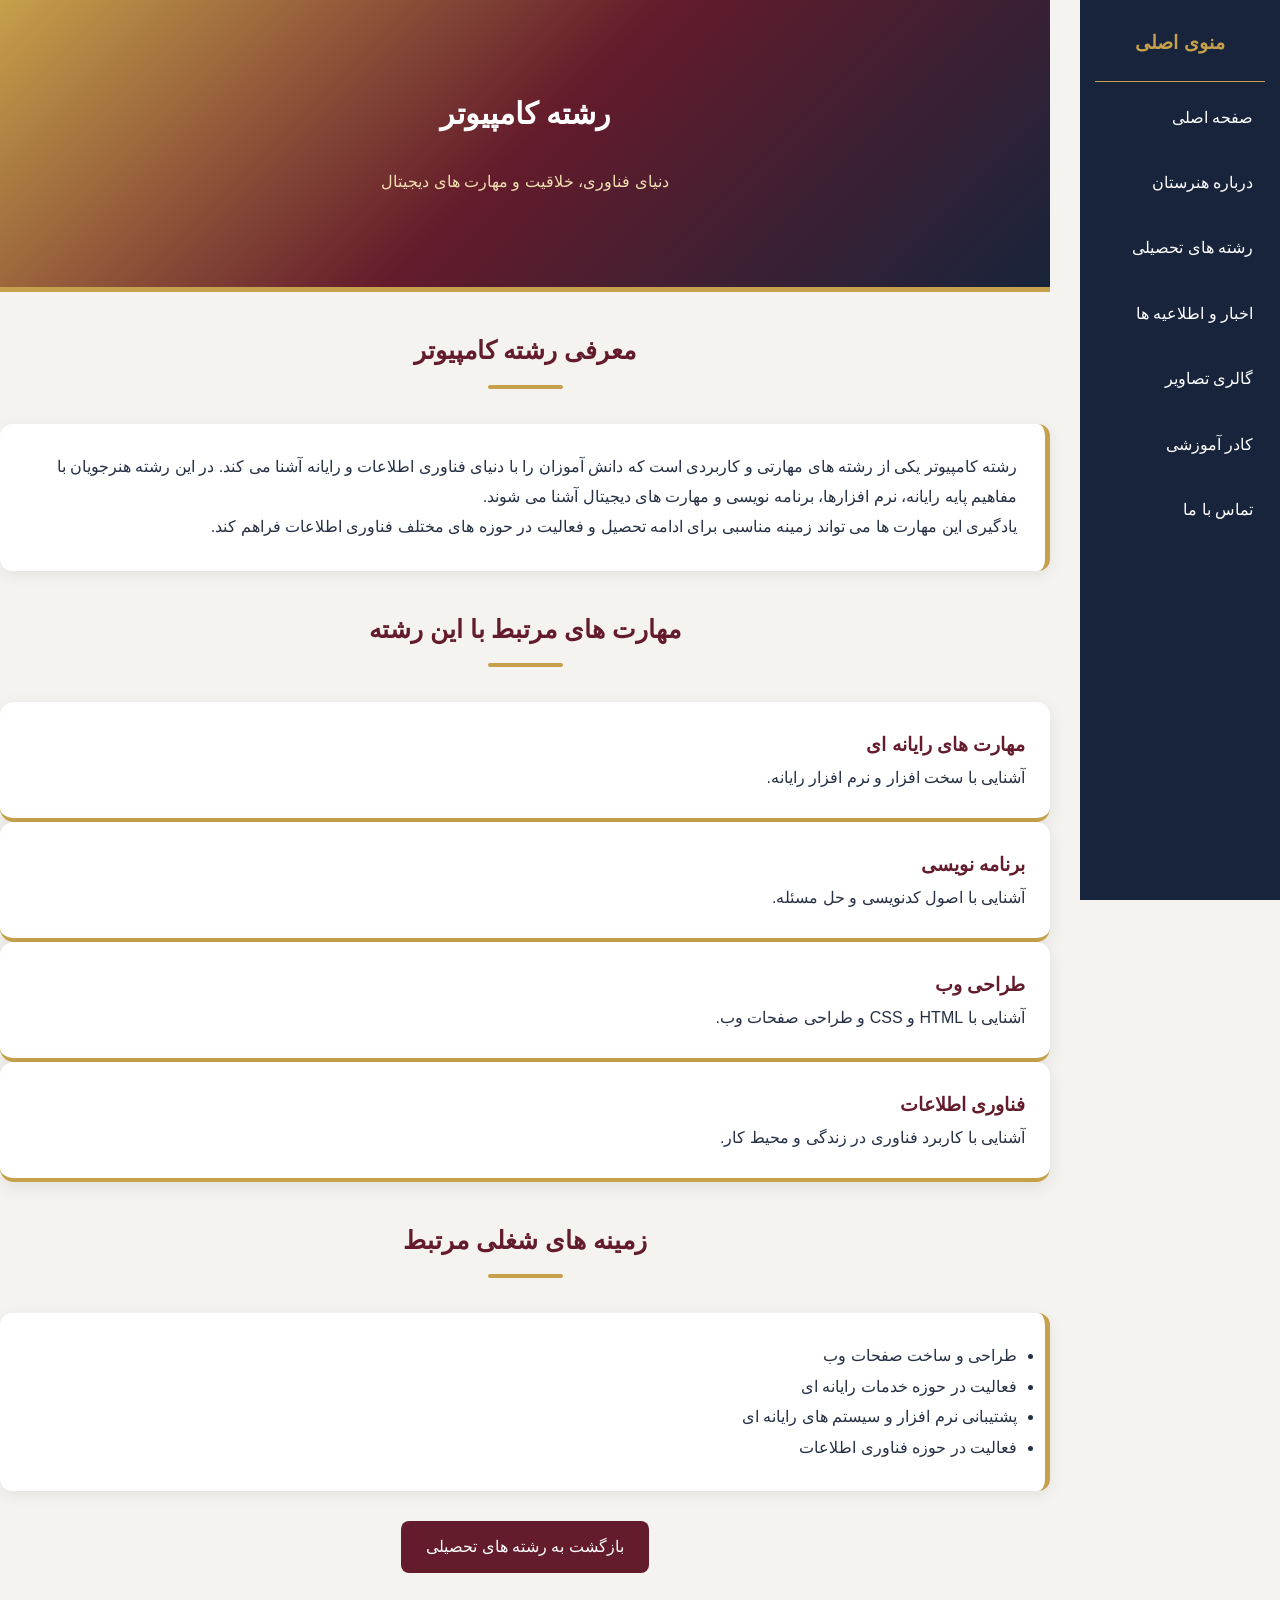
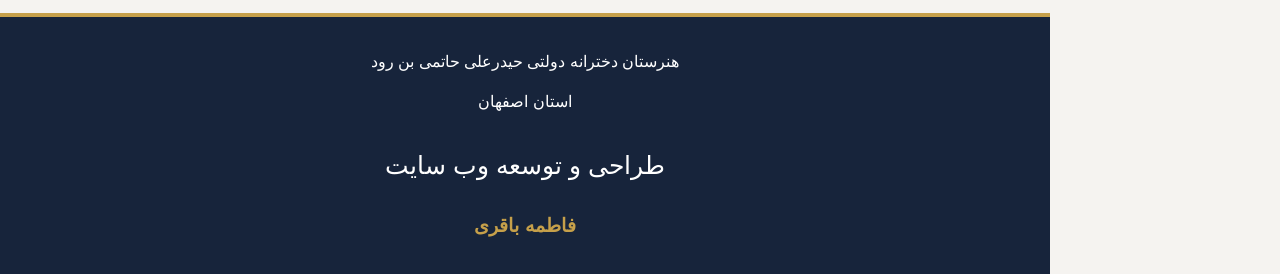
<file: camputer.html>
<!DOCTYPE html>
<html lang="fa" dir="rtl">
<head>
    <meta charset="UTF-8">
    <meta name="viewport" content="width=device-width, initial-scale=1.0">
    <title>رشته کامپیوتر | هنرستان حیدرعلی حاتمی</title>
    <link rel="stylesheet" href="style.css">
</head>

<body>

<header class="header">
    <div class="container">
        <h1>هنرستان دخترانه دولتی حیدرعلی حاتمی</h1>
        <p>بن رود | استان اصفهان</p>
    </div>
</header>

<aside class="sidebar">
    <h3>منوی اصلی</h3>
    <a href="index.html">صفحه اصلی</a>
    <a href="moarefi.html">درباره هنرستان</a>
    <a href="reshteh.html">رشته های تحصیلی</a>
    <a href="news.html">اخبار و اطلاعیه ها</a>
    <a href="gallery.html">گالری تصاویر</a>
    <a href="staff.html">کادر آموزشی</a>
    <a href="contact.html">تماس با ما</a>
</aside>

<main>

<section class="hero">
    <div class="container">
        <h2>رشته کامپیوتر</h2>
        <p>دنیای فناوری، خلاقیت و مهارت های دیجیتال</p>
    </div>
</section>

<section class="container">

    <h2 class="section-title">معرفی رشته کامپیوتر</h2>

    <div class="about-box">
        <p>
            رشته کامپیوتر یکی از رشته های مهارتی و کاربردی است
            که دانش آموزان را با دنیای فناوری اطلاعات و رایانه آشنا می کند.
            در این رشته هنرجویان با مفاهیم پایه رایانه، نرم افزارها،
            برنامه نویسی و مهارت های دیجیتال آشنا می شوند.
        </p>

        <p>
            یادگیری این مهارت ها می تواند زمینه مناسبی برای ادامه تحصیل
            و فعالیت در حوزه های مختلف فناوری اطلاعات فراهم کند.
        </p>
    </div>

</section>

<section class="container">

    <h2 class="section-title">مهارت های مرتبط با این رشته</h2>

    <div class="course-grid">

        <div class="course-card">
            <h3>مهارت های رایانه ای</h3>
            <p>آشنایی با سخت افزار و نرم افزار رایانه.</p>
        </div>

        <div class="course-card">
            <h3>برنامه نویسی</h3>
            <p>آشنایی با اصول کدنویسی و حل مسئله.</p>
        </div>

        <div class="course-card">
            <h3>طراحی وب</h3>
            <p>آشنایی با HTML و CSS و طراحی صفحات وب.</p>
        </div>

        <div class="course-card">
            <h3>فناوری اطلاعات</h3>
            <p>آشنایی با کاربرد فناوری در زندگی و محیط کار.</p>
        </div>

    </div>

</section>

<section class="container">

    <h2 class="section-title">زمینه های شغلی مرتبط</h2>

    <div class="about-box">
        <ul>
            <li>طراحی و ساخت صفحات وب</li>
            <li>فعالیت در حوزه خدمات رایانه ای</li>
            <li>پشتیبانی نرم افزار و سیستم های رایانه ای</li>
            <li>فعالیت در حوزه فناوری اطلاعات</li>
        </ul>
    </div>

</section>

<div class="container" style="text-align:center; margin:30px auto;">
    <a href="reshteh.html" class="btn">بازگشت به رشته های تحصیلی</a>
</div>

</main>

<footer class="footer">
    <div class="container">
        <p>هنرستان دخترانه دولتی حیدرعلی حاتمی بن رود</p>
        <p>استان اصفهان</p>
    </div>
	<p class="designer">
    <span>طراحی و توسعه وب سایت</span>
    <strong>فاطمه باقری</strong>
</footer>

</body>
</html>
</file>
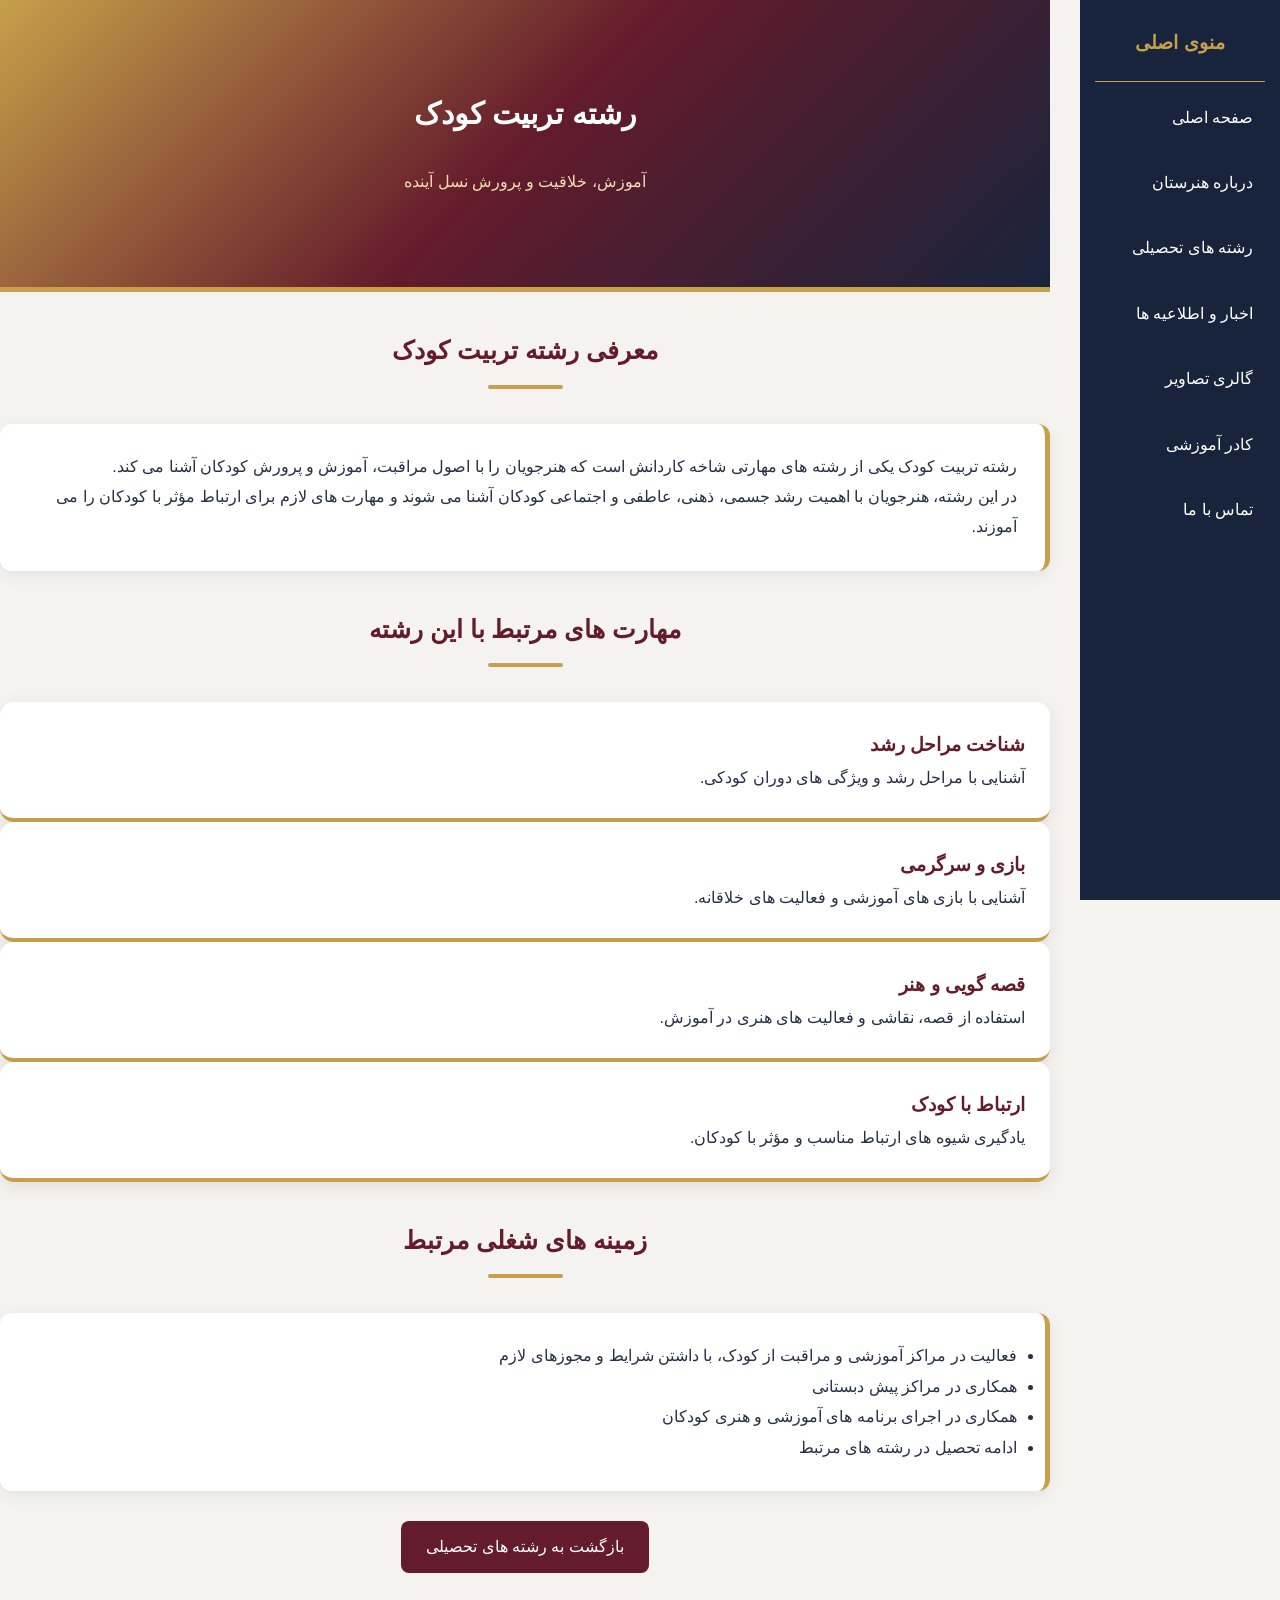
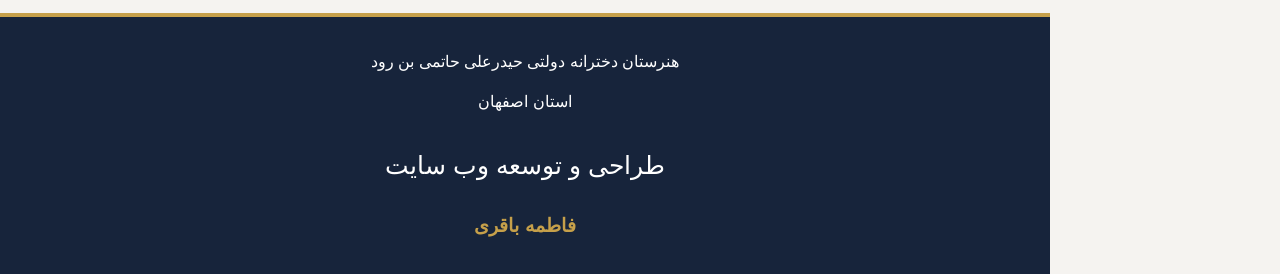
<file: child.html>
<!DOCTYPE html>
<html lang="fa" dir="rtl">
<head>
    <meta charset="UTF-8">
    <meta name="viewport" content="width=device-width, initial-scale=1.0">
    <title>رشته تربیت کودک | هنرستان حیدرعلی حاتمی</title>
    <link rel="stylesheet" href="style.css">
</head>

<body>

<header class="header">
    <div class="container">
        <h1>هنرستان دخترانه دولتی حیدرعلی حاتمی</h1>
        <p>بن رود | استان اصفهان</p>
    </div>
</header>

<aside class="sidebar">
    <h3>منوی اصلی</h3>
    <a href="index.html">صفحه اصلی</a>
    <a href="moarefi.html">درباره هنرستان</a>
    <a href="reshteh.html">رشته های تحصیلی</a>
    <a href="news.html">اخبار و اطلاعیه ها</a>
    <a href="gallery.html">گالری تصاویر</a>
    <a href="staff.html">کادر آموزشی</a>
    <a href="contact.html">تماس با ما</a>
</aside>

<main>

<section class="hero">
    <div class="container">
        <h2>رشته تربیت کودک</h2>
        <p>آموزش، خلاقیت و پرورش نسل آینده</p>
    </div>
</section>

<section class="container">
    <h2 class="section-title">معرفی رشته تربیت کودک</h2>

    <div class="about-box">
        <p>
            رشته تربیت کودک یکی از رشته های مهارتی شاخه کاردانش است
            که هنرجویان را با اصول مراقبت، آموزش و پرورش کودکان آشنا می کند.
        </p>

        <p>
            در این رشته، هنرجویان با اهمیت رشد جسمی، ذهنی،
            عاطفی و اجتماعی کودکان آشنا می شوند و مهارت های
            لازم برای ارتباط مؤثر با کودکان را می آموزند.
        </p>
    </div>
</section>

<section class="container">
    <h2 class="section-title">مهارت های مرتبط با این رشته</h2>

    <div class="course-grid">

        <div class="course-card">
            <h3>شناخت مراحل رشد</h3>
            <p>آشنایی با مراحل رشد و ویژگی های دوران کودکی.</p>
        </div>

        <div class="course-card">
            <h3>بازی و سرگرمی</h3>
            <p>آشنایی با بازی های آموزشی و فعالیت های خلاقانه.</p>
        </div>

        <div class="course-card">
            <h3>قصه گویی و هنر</h3>
            <p>استفاده از قصه، نقاشی و فعالیت های هنری در آموزش.</p>
        </div>

        <div class="course-card">
            <h3>ارتباط با کودک</h3>
            <p>یادگیری شیوه های ارتباط مناسب و مؤثر با کودکان.</p>
        </div>

    </div>
</section>

<section class="container">
    <h2 class="section-title">زمینه های شغلی مرتبط</h2>

    <div class="about-box">
        <ul>
            <li>فعالیت در مراکز آموزشی و مراقبت از کودک، با داشتن شرایط و مجوزهای لازم</li>
            <li>همکاری در مراکز پیش دبستانی</li>
            <li>همکاری در اجرای برنامه های آموزشی و هنری کودکان</li>
            <li>ادامه تحصیل در رشته های مرتبط</li>
        </ul>
    </div>
</section>

<div class="container" style="text-align:center; margin:30px auto;">
    <a href="reshteh.html" class="btn">بازگشت به رشته های تحصیلی</a>
</div>

</main>

<footer class="footer">
    <div class="container">
        <p>هنرستان دخترانه دولتی حیدرعلی حاتمی بن رود</p>
        <p>استان اصفهان</p>
    </div>
	<p class="designer">
    <span>طراحی و توسعه وب سایت</span>
    <strong>فاطمه باقری</strong>
</footer>

</body>
</html>
</file>
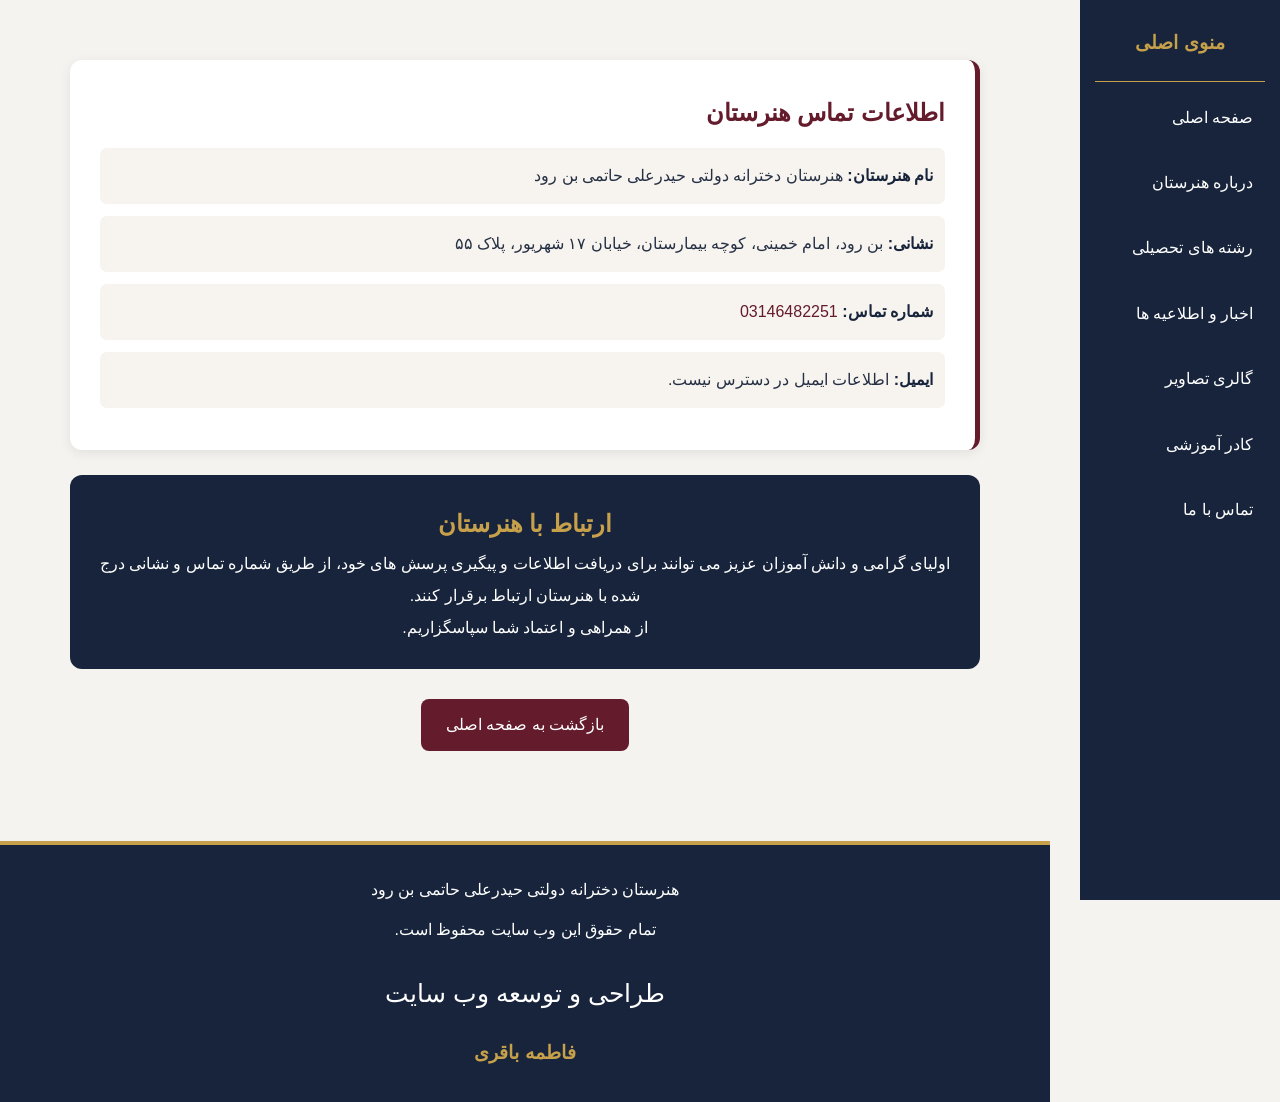
<file: contact.html>
<!DOCTYPE html>
<html lang="fa" dir="rtl">
<head>
    <meta charset="UTF-8">
    <meta name="viewport" content="width=device-width, initial-scale=1.0">
    <title>تماس با ما | هنرستان حیدرعلی حاتمی</title>
    <link rel="stylesheet" href="style.css">

    <style>
        .contact-container {
            max-width: 950px;
            margin: 40px auto;
            padding: 20px;
        }

        .contact-box {
            background: white;
            padding: 30px;
            margin-bottom: 25px;
            border-radius: 12px;
            border-right: 5px solid #641B2B;
            box-shadow: 0 3px 12px rgba(0,0,0,0.08);
        }

        .contact-box h2 {
            color: #641B2B;
            margin-top: 0;
        }

        .contact-item {
            padding: 12px;
            margin: 12px 0;
            background: #f7f4ef;
            border-radius: 7px;
            line-height: 2;
        }

        .contact-item strong {
            color: #17243B;
        }

        .contact-item a {
            color: #641B2B;
            text-decoration: none;
        }

        .contact-item a:hover {
            color: #C6A04A;
        }

        .contact-message {
            background: #17243B;
            color: white;
            padding: 25px;
            border-radius: 12px;
            text-align: center;
            line-height: 2;
        }

        .contact-message h2 {
            color: #C6A04A;
        }
    </style>
</head>

<body>

    <aside class="sidebar">
        <h3>منوی اصلی</h3>
        <a href="index.html">صفحه اصلی</a>
        <a href="moarefi.html">درباره هنرستان</a>
        <a href="reshteh.html">رشته های تحصیلی</a>
        <a href="news.html">اخبار و اطلاعیه ها</a>
        <a href="gallery.html">گالری تصاویر</a>
        <a href="staff.html">کادر آموزشی</a>
        <a href="contact.html">تماس با ما</a>
    </aside>

    <header class="header">
        <h1>تماس با ما</h1>
        <p>راه های ارتباط با هنرستان دخترانه دولتی حیدرعلی حاتمی بن رود</p>
    </header>

    <main class="contact-container">

        <section class="contact-box">
            <h2>اطلاعات تماس هنرستان</h2>

            <div class="contact-item">
                <strong>نام هنرستان:</strong>
                هنرستان دخترانه دولتی حیدرعلی حاتمی بن رود
            </div>

            <div class="contact-item">
                <strong>نشانی:</strong>
                بن رود، امام خمینی، کوچه بیمارستان،
                خیابان ۱۷ شهریور، پلاک ۵۵
            </div>

            <div class="contact-item">
                <strong>شماره تماس:</strong>
                <a href="tel:03146482251">03146482251</a>
            </div>

            <div class="contact-item">
                <strong>ایمیل:</strong>
                اطلاعات ایمیل در دسترس نیست.
            </div>
        </section>

        <section class="contact-message">
            <h2>ارتباط با هنرستان</h2>
            <p>
                اولیای گرامی و دانش آموزان عزیز می توانند
                برای دریافت اطلاعات و پیگیری پرسش های خود،
                از طریق شماره تماس و نشانی درج شده با هنرستان
                ارتباط برقرار کنند.
            </p>
            <p>
                از همراهی و اعتماد شما سپاسگزاریم.
            </p>
        </section>
		           <section class="container">
   <div class="container" style="text-align:center; margin:30px auto;">
    <a href="index.html" class="btn">بازگشت به صفحه اصلی </a>
</div>
        </section>

    </main>

    <footer class="footer">
        <p>هنرستان دخترانه دولتی حیدرعلی حاتمی بن رود</p>
        <p>تمام حقوق این وب سایت محفوظ است.</p>
		<p class="designer">
    <span>طراحی و توسعه وب سایت</span>
    <strong>فاطمه باقری</strong>
    </footer>

</body>
</html>
</file>
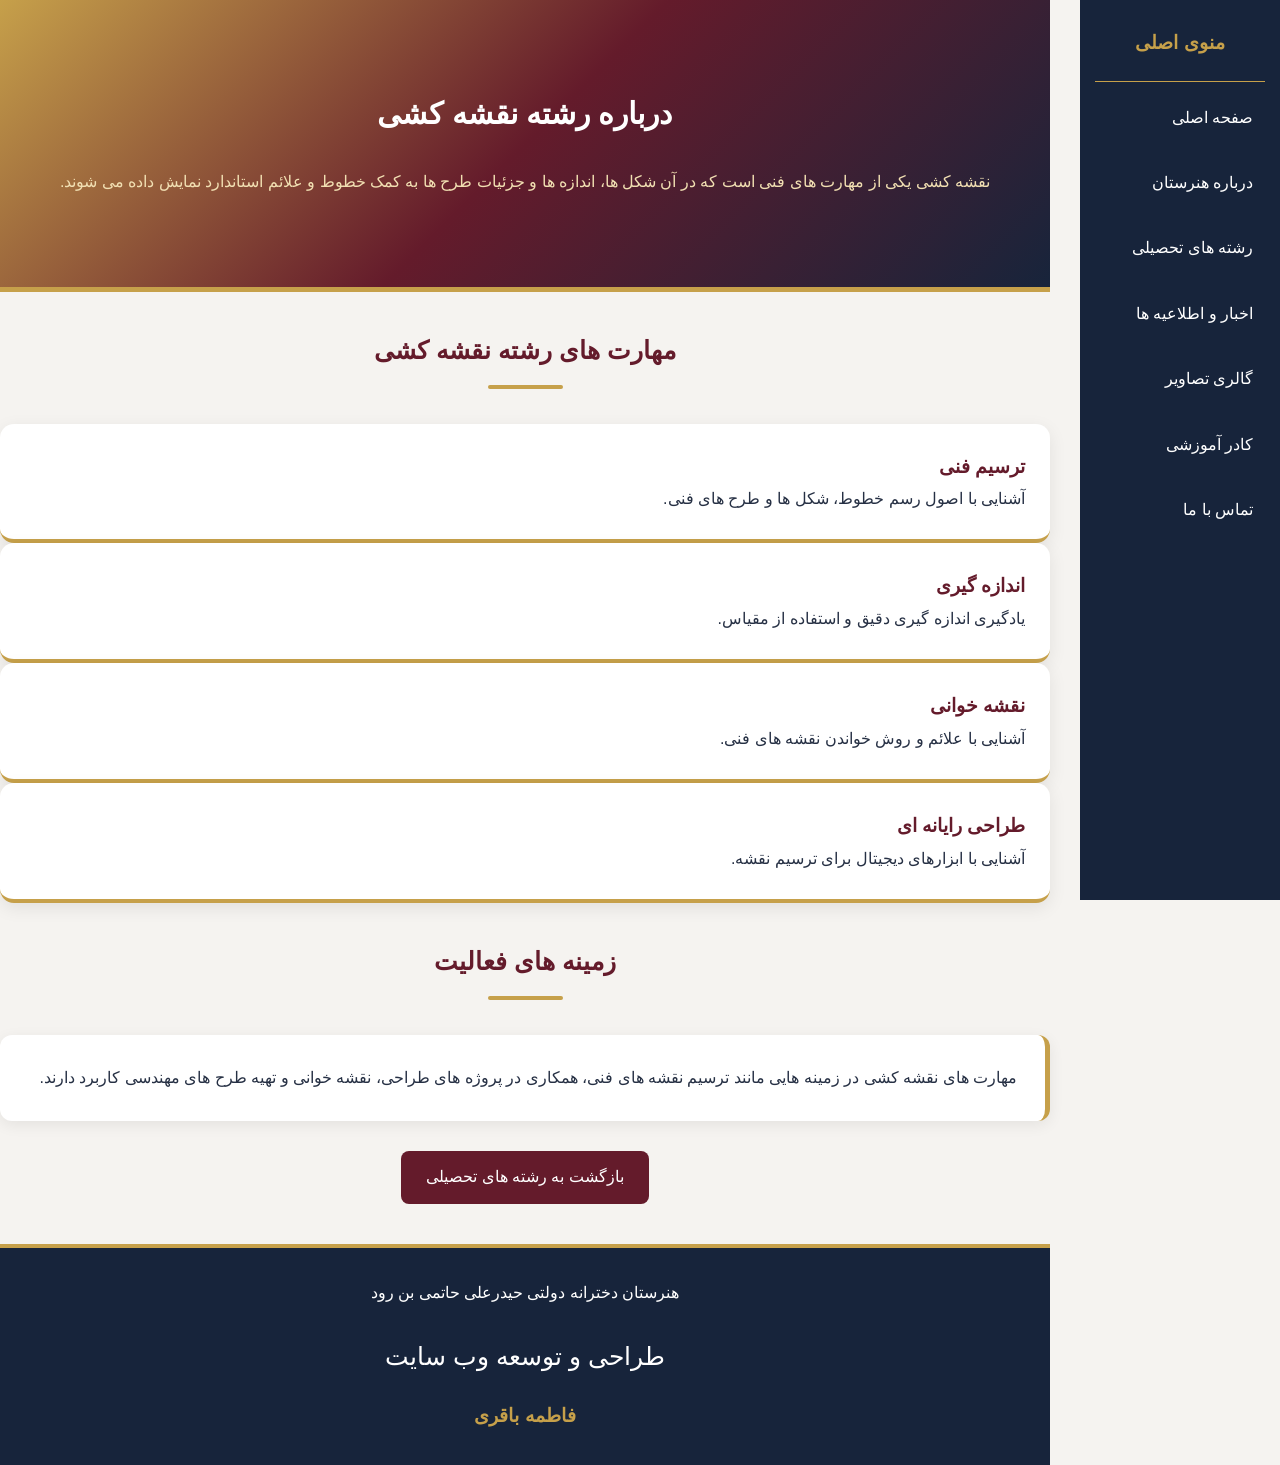
<file: drawing.html>
<!DOCTYPE html>
<html lang="fa" dir="rtl">
<head>
    <meta charset="UTF-8">
    <meta name="viewport" content="width=device-width, initial-scale=1.0">
    <title>رشته نقشه کشی</title>
    <link rel="stylesheet" href="style.css">
</head>
<body>

    <header class="header">
        <h1>رشته نقشه کشی</h1>
        <p>آشنایی با دقت، اندازه گیری و ترسیم فنی</p>
    </header>

    <aside class="sidebar">
        <h3>منوی اصلی</h3>
        <a href="index.html">صفحه اصلی</a>
        <a href="moarefi.html">درباره هنرستان</a>
        <a href="reshteh.html">رشته های تحصیلی</a>
        <a href="news.html">اخبار و اطلاعیه ها</a>
        <a href="gallery.html">گالری تصاویر</a>
        <a href="staff.html">کادر آموزشی</a>
        <a href="contact.html">تماس با ما</a>
    </aside>

    <main>
        <section class="hero">
            <h2>درباره رشته نقشه کشی</h2>
            <p>
                نقشه کشی یکی از مهارت های فنی است که در آن
                شکل ها، اندازه ها و جزئیات طرح ها به کمک خطوط
                و علائم استاندارد نمایش داده می شوند.
            </p>
        </section>

        <section class="container">
            <h2 class="section-title">مهارت های رشته نقشه کشی</h2>

            <div class="course-grid">
                <div class="course-card">
                    <h3>ترسیم فنی</h3>
                    <p>آشنایی با اصول رسم خطوط، شکل ها و طرح های فنی.</p>
                </div>

                <div class="course-card">
                    <h3>اندازه گیری</h3>
                    <p>یادگیری اندازه گیری دقیق و استفاده از مقیاس.</p>
                </div>

                <div class="course-card">
                    <h3>نقشه خوانی</h3>
                    <p>آشنایی با علائم و روش خواندن نقشه های فنی.</p>
                </div>

                <div class="course-card">
                    <h3>طراحی رایانه ای</h3>
                    <p>آشنایی با ابزارهای دیجیتال برای ترسیم نقشه.</p>
                </div>
            </div>
        </section>

        <section class="container">
            <h2 class="section-title">زمینه های فعالیت</h2>
            <div class="about-box">
                <p>
                    مهارت های نقشه کشی در زمینه هایی مانند ترسیم
                    نقشه های فنی، همکاری در پروژه های طراحی،
                    نقشه خوانی و تهیه طرح های مهندسی کاربرد دارند.
                </p>
            </div>
        </section>

        <section class="container">
   <div class="container" style="text-align:center; margin:30px auto;">
    <a href="reshteh.html" class="btn">بازگشت به رشته های تحصیلی</a>
</div>
        </section>
    </main>

    <footer class="footer">
        <p>هنرستان دخترانه دولتی حیدرعلی حاتمی بن رود</p>
		<p class="designer">
    <span>طراحی و توسعه وب سایت</span>
    <strong>فاطمه باقری</strong>
    </footer>

</body>
</html>
</file>
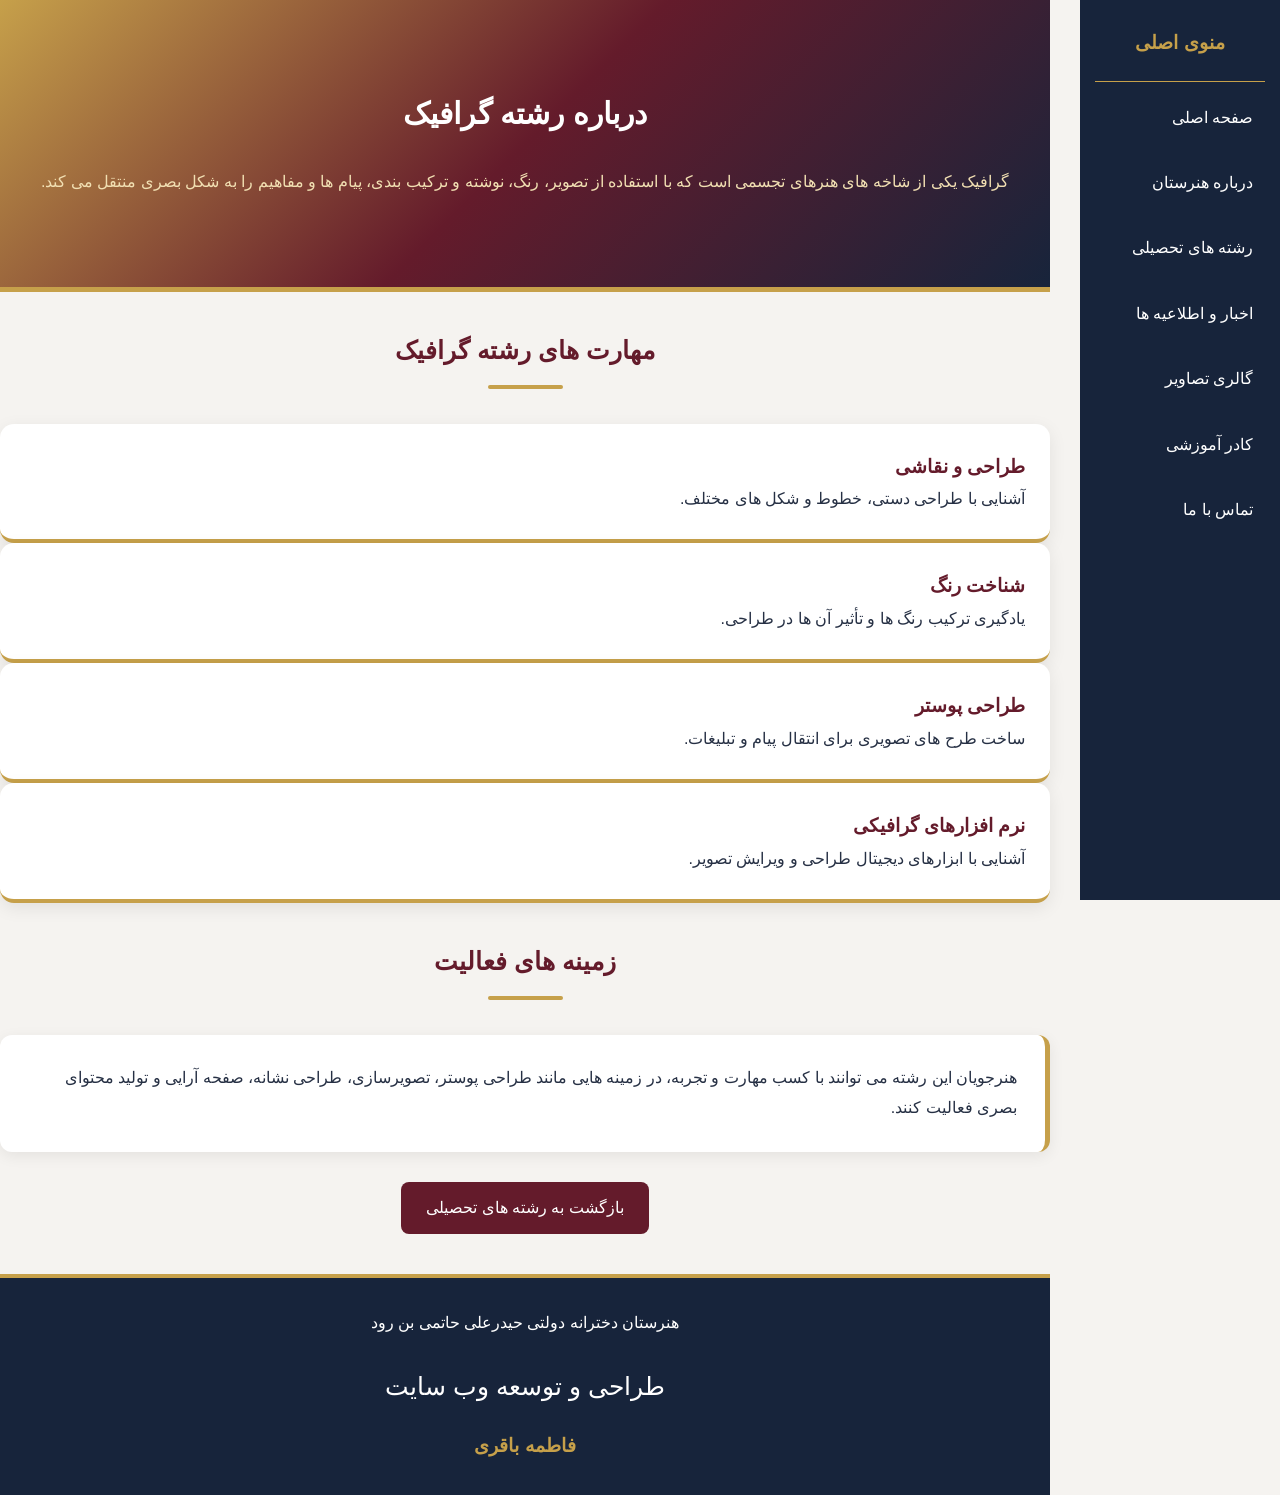
<file: graphic.html>
<!DOCTYPE html>
<html lang="fa" dir="rtl">
<head>
    <meta charset="UTF-8">
    <meta name="viewport" content="width=device-width, initial-scale=1.0">
    <title>رشته گرافیک</title>
    <link rel="stylesheet" href="style.css">
</head>
<body>

    <header class="header">
        <h1>رشته گرافیک</h1>
        <p>هنر خلاقیت، رنگ و تصویر</p>
    </header>

    <aside class="sidebar">
        <h3>منوی اصلی</h3>
        <a href="index.html">صفحه اصلی</a>
        <a href="moarefi.html">درباره هنرستان</a>
        <a href="reshteh.html">رشته های تحصیلی</a>
        <a href="news.html">اخبار و اطلاعیه ها</a>
        <a href="gallery.html">گالری تصاویر</a>
        <a href="staff.html">کادر آموزشی</a>
        <a href="contact.html">تماس با ما</a>
    </aside>

    <main>
        <section class="hero">
            <h2>درباره رشته گرافیک</h2>
            <p>
                گرافیک یکی از شاخه های هنرهای تجسمی است که با استفاده
                از تصویر، رنگ، نوشته و ترکیب بندی، پیام ها و مفاهیم
                را به شکل بصری منتقل می کند.
            </p>
        </section>

        <section class="container">
            <h2 class="section-title">مهارت های رشته گرافیک</h2>

            <div class="course-grid">
                <div class="course-card">
                    <h3>طراحی و نقاشی</h3>
                    <p>آشنایی با طراحی دستی، خطوط و شکل های مختلف.</p>
                </div>

                <div class="course-card">
                    <h3>شناخت رنگ</h3>
                    <p>یادگیری ترکیب رنگ ها و تأثیر آن ها در طراحی.</p>
                </div>

                <div class="course-card">
                    <h3>طراحی پوستر</h3>
                    <p>ساخت طرح های تصویری برای انتقال پیام و تبلیغات.</p>
                </div>

                <div class="course-card">
                    <h3>نرم افزارهای گرافیکی</h3>
                    <p>آشنایی با ابزارهای دیجیتال طراحی و ویرایش تصویر.</p>
                </div>
            </div>
        </section>

        <section class="container">
            <h2 class="section-title">زمینه های فعالیت</h2>
            <div class="about-box">
                <p>
                    هنرجویان این رشته می توانند با کسب مهارت و تجربه،
                    در زمینه هایی مانند طراحی پوستر، تصویرسازی،
                    طراحی نشانه، صفحه آرایی و تولید محتوای بصری فعالیت کنند.
                </p>
            </div>
        </section>

        <section class="container">
         <div class="container" style="text-align:center; margin:30px auto;">
    <a href="reshteh.html" class="btn">بازگشت به رشته های تحصیلی</a>
</div>
        </section>
    </main>

    <footer class="footer">
        <p>هنرستان دخترانه دولتی حیدرعلی حاتمی بن رود</p>
		<p class="designer">
    <span>طراحی و توسعه وب سایت</span>
    <strong>فاطمه باقری</strong>
    </footer>

</body>
</html>
</file>
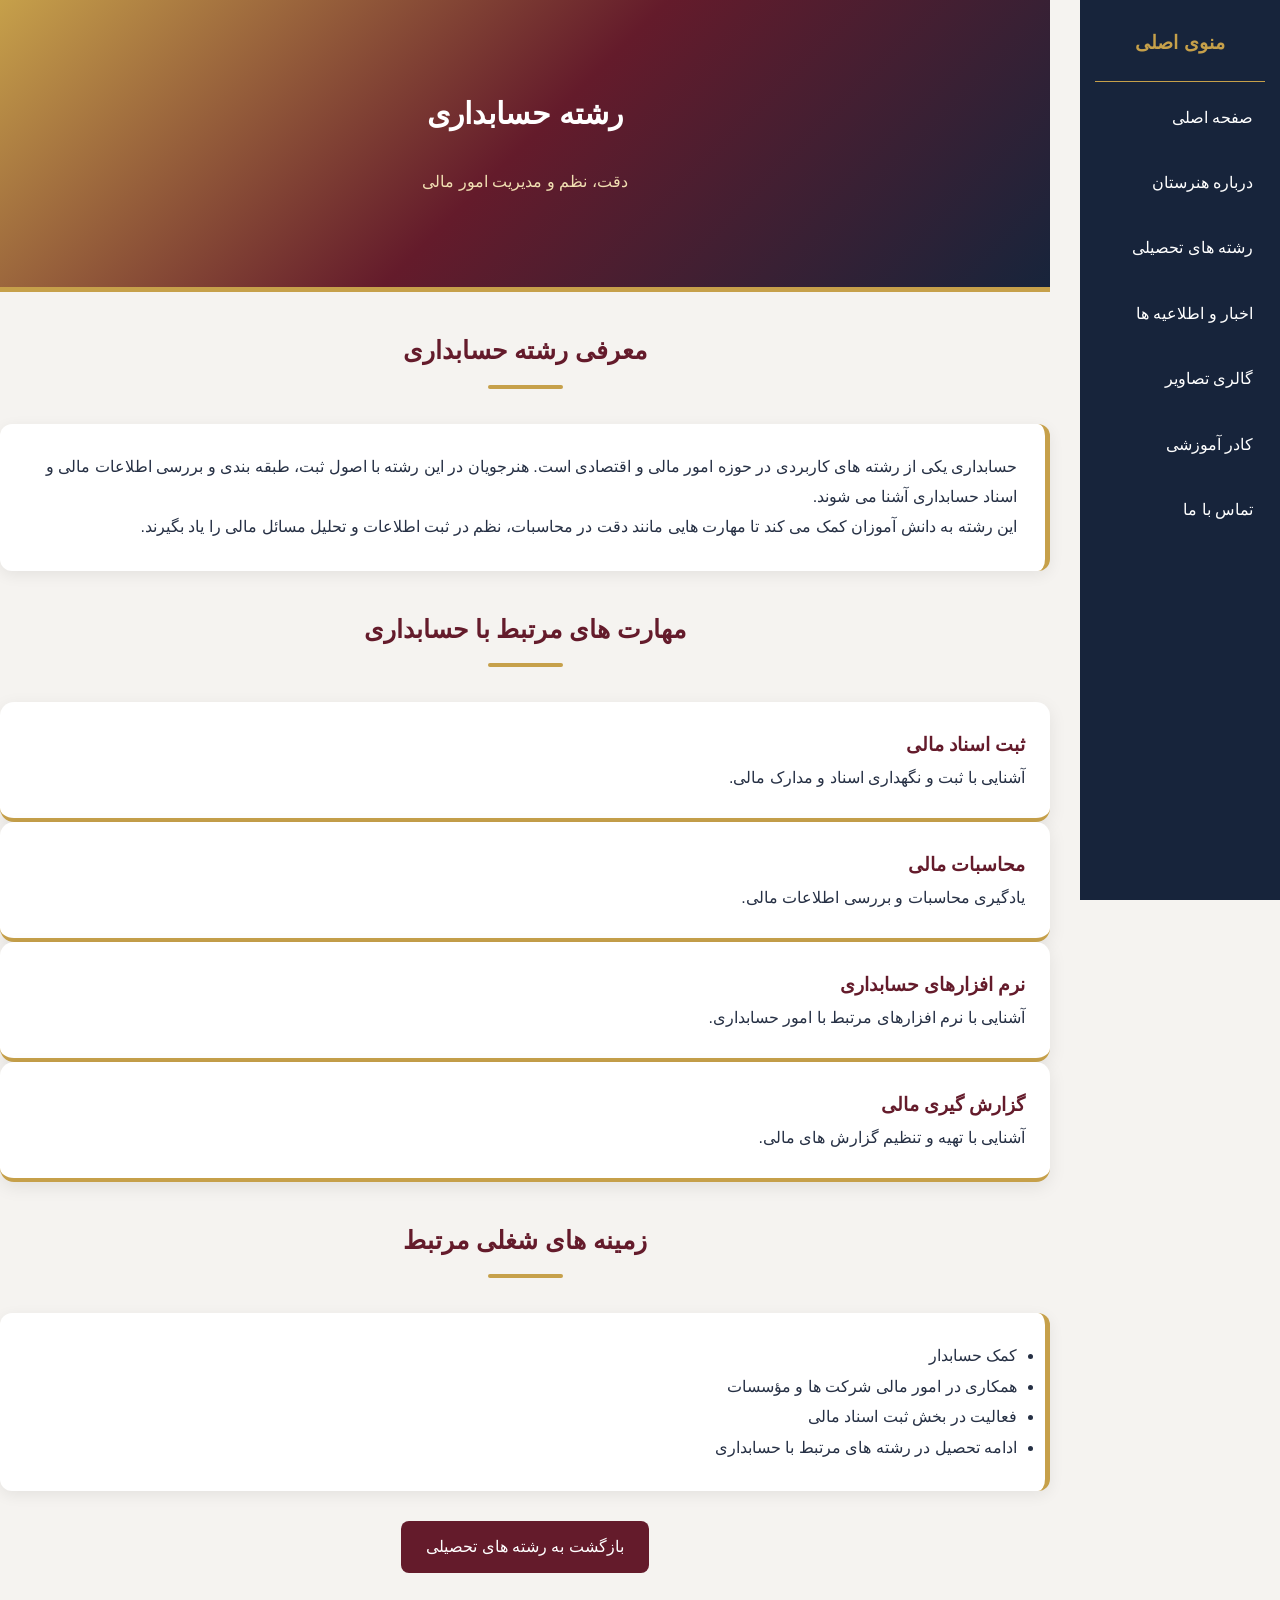
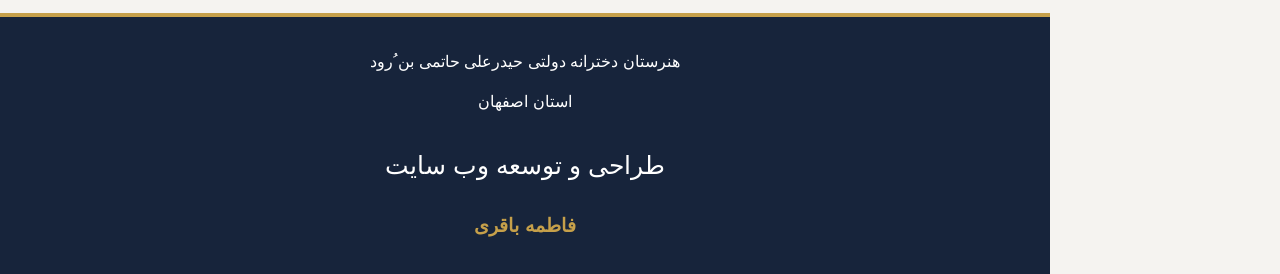
<file: hesabdari.html>
<!DOCTYPE html>
<html lang="fa" dir="rtl">
<head>
    <meta charset="UTF-8">
    <meta name="viewport" content="width=device-width, initial-scale=1.0">
    <title>رشته حسابداری | هنرستان حیدرعلی حاتمی</title>
    <link rel="stylesheet" href="style.css">
</head>

<body>

<header class="header">
    <div class="container">
        <h1>هنرستان دخترانه دولتی حیدرعلی حاتمی</h1>
        <p>بن رود | استان اصفهان</p>
    </div>
</header>

<aside class="sidebar">
    <h3>منوی اصلی</h3>
    <a href="index.html">صفحه اصلی</a>
    <a href="moarefi.html">درباره هنرستان</a>
    <a href="reshteh.html">رشته های تحصیلی</a>
    <a href="news.html">اخبار و اطلاعیه ها</a>
    <a href="gallery.html">گالری تصاویر</a>
    <a href="staff.html">کادر آموزشی</a>
    <a href="contact.html">تماس با ما</a>
</aside>

<main>

<section class="hero">
    <div class="container">
        <h2>رشته حسابداری</h2>
        <p>دقت، نظم و مدیریت امور مالی</p>
    </div>
</section>

<section class="container">
    <h2 class="section-title">معرفی رشته حسابداری</h2>

    <div class="about-box">
        <p>
            حسابداری یکی از رشته های کاربردی در حوزه امور مالی و اقتصادی است.
            هنرجویان در این رشته با اصول ثبت، طبقه بندی و بررسی اطلاعات مالی
            و اسناد حسابداری آشنا می شوند.
        </p>

        <p>
            این رشته به دانش آموزان کمک می کند تا مهارت هایی مانند
            دقت در محاسبات، نظم در ثبت اطلاعات و تحلیل مسائل مالی
            را یاد بگیرند.
        </p>
    </div>
</section>

<section class="container">
    <h2 class="section-title">مهارت های مرتبط با حسابداری</h2>

    <div class="course-grid">

        <div class="course-card">
            <h3>ثبت اسناد مالی</h3>
            <p>آشنایی با ثبت و نگهداری اسناد و مدارک مالی.</p>
        </div>

        <div class="course-card">
            <h3>محاسبات مالی</h3>
            <p>یادگیری محاسبات و بررسی اطلاعات مالی.</p>
        </div>

        <div class="course-card">
            <h3>نرم افزارهای حسابداری</h3>
            <p>آشنایی با نرم افزارهای مرتبط با امور حسابداری.</p>
        </div>

        <div class="course-card">
            <h3>گزارش گیری مالی</h3>
            <p>آشنایی با تهیه و تنظیم گزارش های مالی.</p>
        </div>

    </div>
</section>

<section class="container">
    <h2 class="section-title">زمینه های شغلی مرتبط</h2>

    <div class="about-box">
        <ul>
            <li>کمک حسابدار</li>
            <li>همکاری در امور مالی شرکت ها و مؤسسات</li>
            <li>فعالیت در بخش ثبت اسناد مالی</li>
            <li>ادامه تحصیل در رشته های مرتبط با حسابداری</li>
        </ul>
    </div>
</section>

<div class="container" style="text-align:center; margin:30px auto;">
    <a href="reshteh.html" class="btn">بازگشت به رشته های تحصیلی</a>
</div>

</main>

<footer class="footer">
    <div class="container">
        <p>هنرستان دخترانه دولتی حیدرعلی حاتمی بن ُرود</p>
        <p>استان اصفهان</p>
    </div>
	<p class="designer">
    <span>طراحی و توسعه وب سایت</span>
    <strong>فاطمه باقری</strong>
</footer>

</body>
</html>
</file>
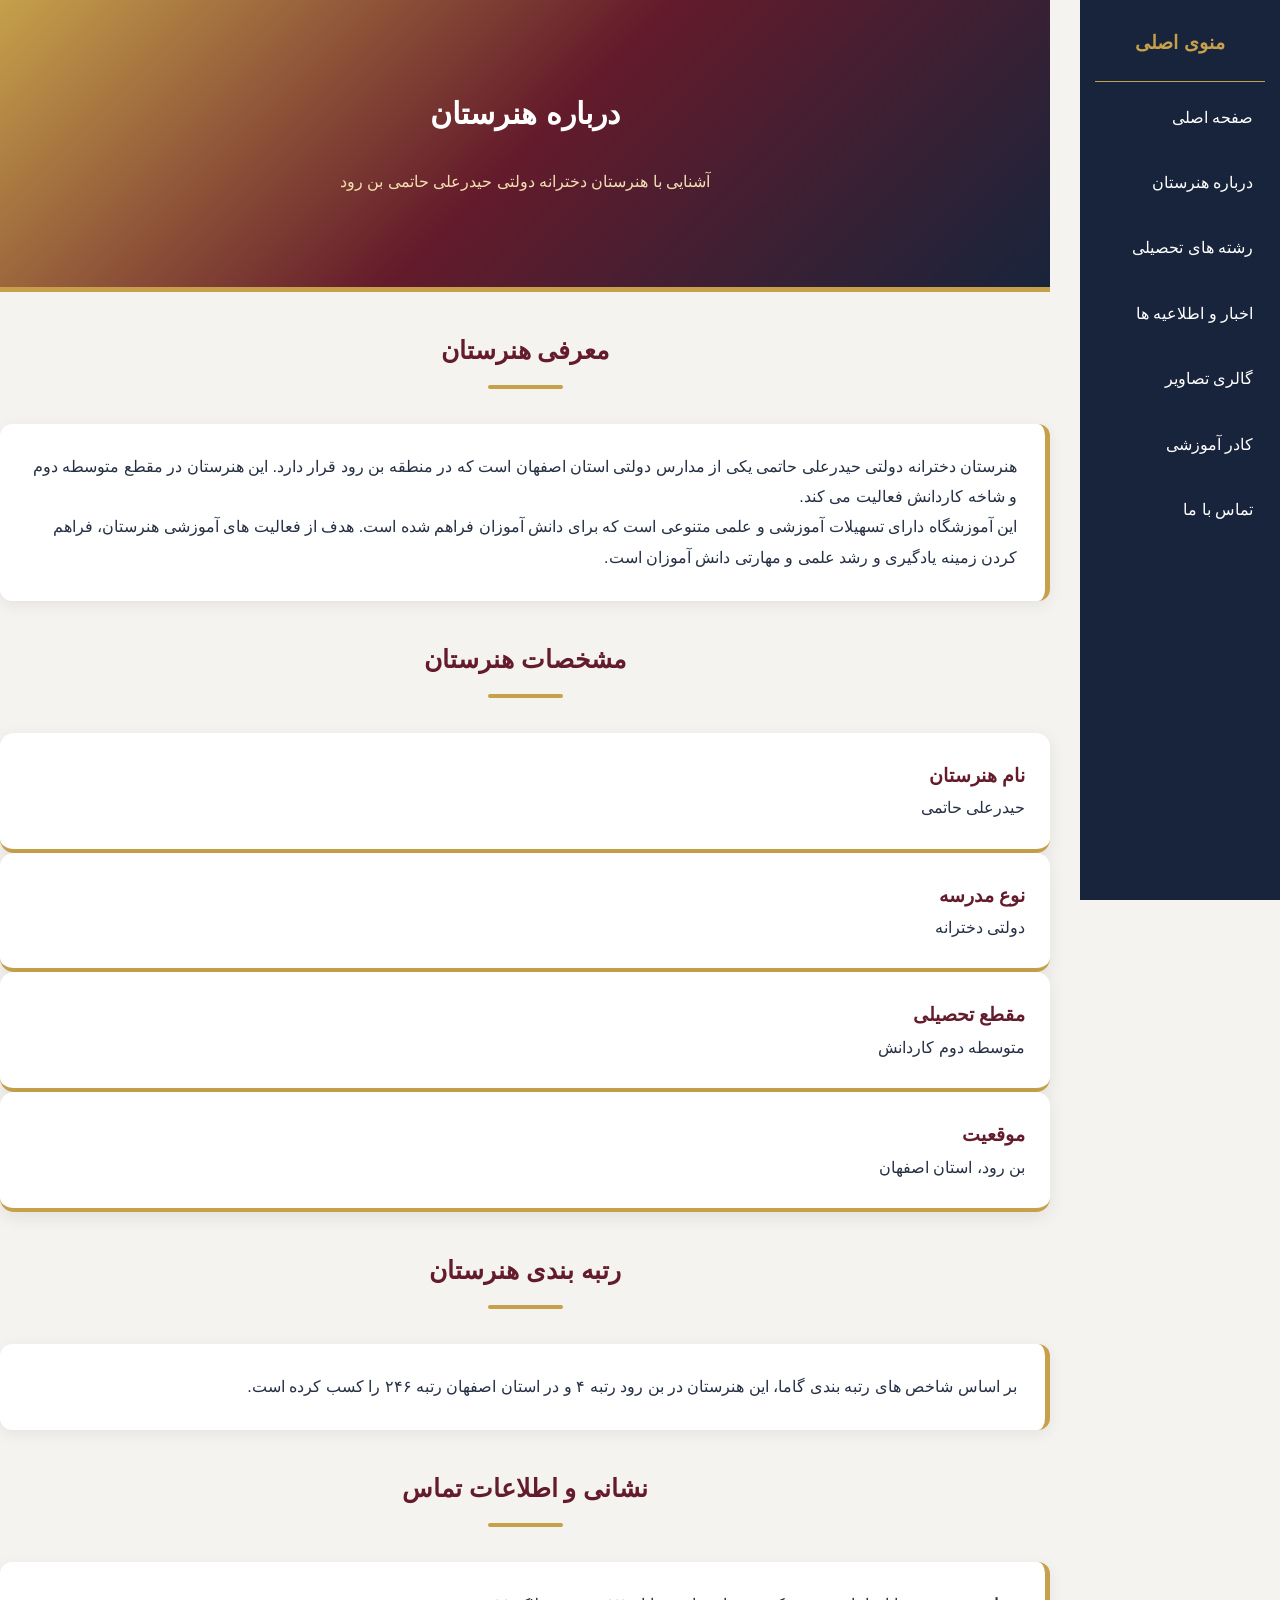
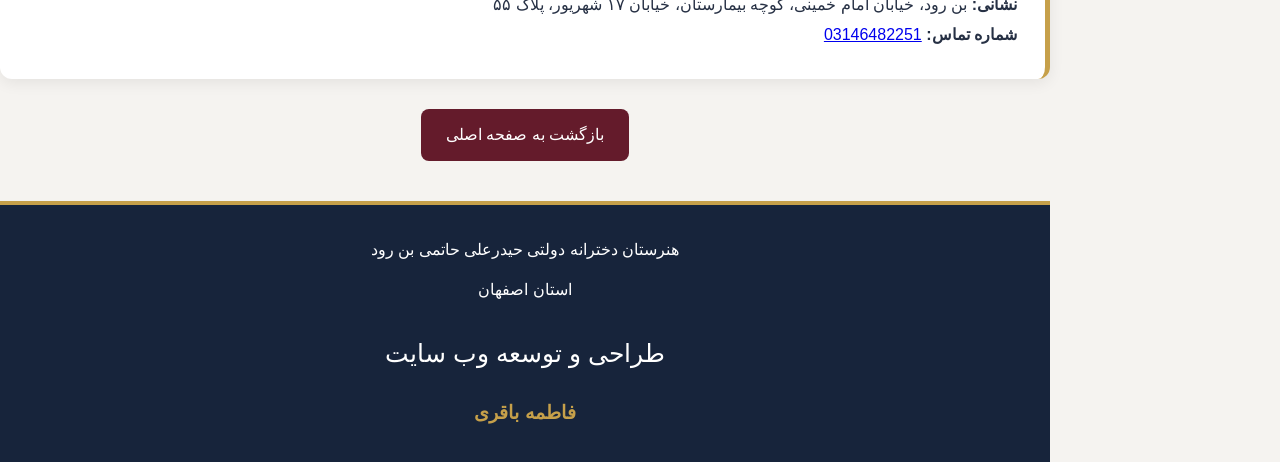
<file: moarefi.html>
<!DOCTYPE html>
<html lang="fa" dir="rtl">
<head>
    <meta charset="UTF-8">
    <meta name="viewport" content="width=device-width, initial-scale=1.0">
    <title>درباره هنرستان | حیدرعلی حاتمی بن رود</title>
    <link rel="stylesheet" href="style.css">
</head>

<body>

<header class="header">
    <div class="container">
        <h1>هنرستان دخترانه دولتی حیدرعلی حاتمی</h1>
        <p>بن رود | استان اصفهان</p>
    </div>
</header>

<aside class="sidebar">
    <h3>منوی اصلی</h3>

    <a href="index.html">صفحه اصلی</a>
    <a href="moarefi.html">درباره هنرستان</a>
    <a href="reshteh.html">رشته های تحصیلی</a>
    <a href="news.html">اخبار و اطلاعیه ها</a>
    <a href="gallery.html">گالری تصاویر</a>
    <a href="staff.html">کادر آموزشی</a>
    <a href="contact.html">تماس با ما</a>
</aside>

<main>

<section class="hero">
    <div class="container">
        <h2>درباره هنرستان</h2>
        <p>آشنایی با هنرستان دخترانه دولتی حیدرعلی حاتمی بن رود</p>
    </div>
</section>

<section class="container">
    <h2 class="section-title">معرفی هنرستان</h2>

    <div class="about-box">
        <p>
            هنرستان دخترانه دولتی حیدرعلی حاتمی یکی از مدارس دولتی
            استان اصفهان است که در منطقه بن رود قرار دارد.
            این هنرستان در مقطع متوسطه دوم و شاخه کاردانش فعالیت می کند.
        </p>

        <p>
            این آموزشگاه دارای تسهیلات آموزشی و علمی متنوعی است
            که برای دانش آموزان فراهم شده است.
            هدف از فعالیت های آموزشی هنرستان، فراهم کردن زمینه
            یادگیری و رشد علمی و مهارتی دانش آموزان است.
        </p>
    </div>
</section>

<section class="container">
    <h2 class="section-title">مشخصات هنرستان</h2>

    <div class="course-grid">

        <div class="course-card">
            <h3>نام هنرستان</h3>
            <p>حیدرعلی حاتمی</p>
        </div>

        <div class="course-card">
            <h3>نوع مدرسه</h3>
            <p>دولتی دخترانه</p>
        </div>

        <div class="course-card">
            <h3>مقطع تحصیلی</h3>
            <p>متوسطه دوم کاردانش</p>
        </div>

        <div class="course-card">
            <h3>موقعیت</h3>
            <p>بن رود، استان اصفهان</p>
        </div>

    </div>
</section>

<section class="container">
    <h2 class="section-title">رتبه بندی هنرستان</h2>

    <div class="about-box">
        <p>
            بر اساس شاخص های رتبه بندی گاما،
            این هنرستان در بن رود رتبه ۴ و در استان اصفهان رتبه ۲۴۶
            را کسب کرده است.
        </p>
    </div>
</section>

<section class="container">
    <h2 class="section-title">نشانی و اطلاعات تماس</h2>

    <div class="about-box">
        <p>
            <strong>نشانی:</strong>
            بن رود، خیابان امام خمینی، کوچه بیمارستان،
            خیابان ۱۷ شهریور، پلاک ۵۵
        </p>

        <p>
            <strong>شماره تماس:</strong>
            <a href="tel:03146482251">03146482251</a>
        </p>
    </div>
</section>
    <section class="container">
   <div class="container" style="text-align:center; margin:30px auto;">
    <a href="index.html" class="btn">بازگشت به صفحه اصلی </a>
</div>
        </section>
</main>

<footer class="footer">
    <div class="container">
        <p>هنرستان دخترانه دولتی حیدرعلی حاتمی بن رود</p>
        <p>استان اصفهان</p>
    </div>
	<p class="designer">
    <span>طراحی و توسعه وب سایت</span>
    <strong>فاطمه باقری</strong>
</footer>

</body>
</html>
</file>
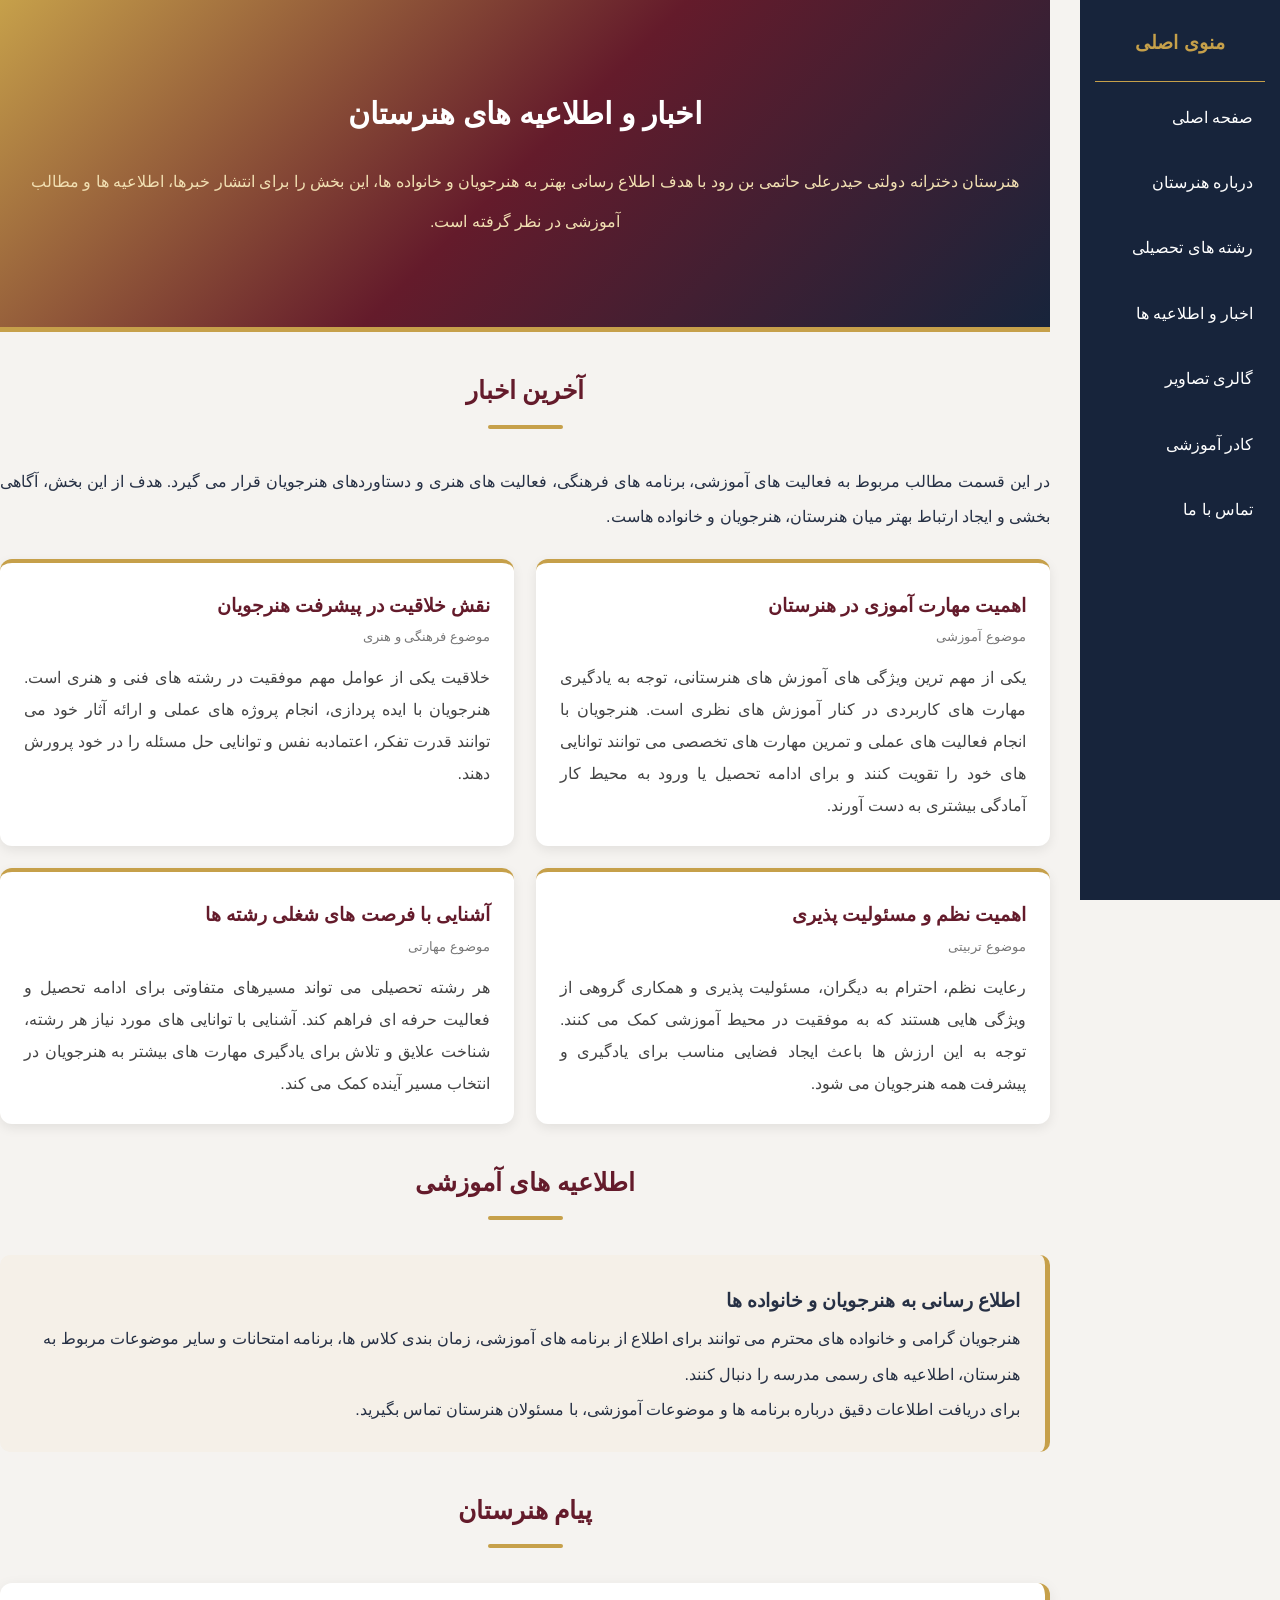
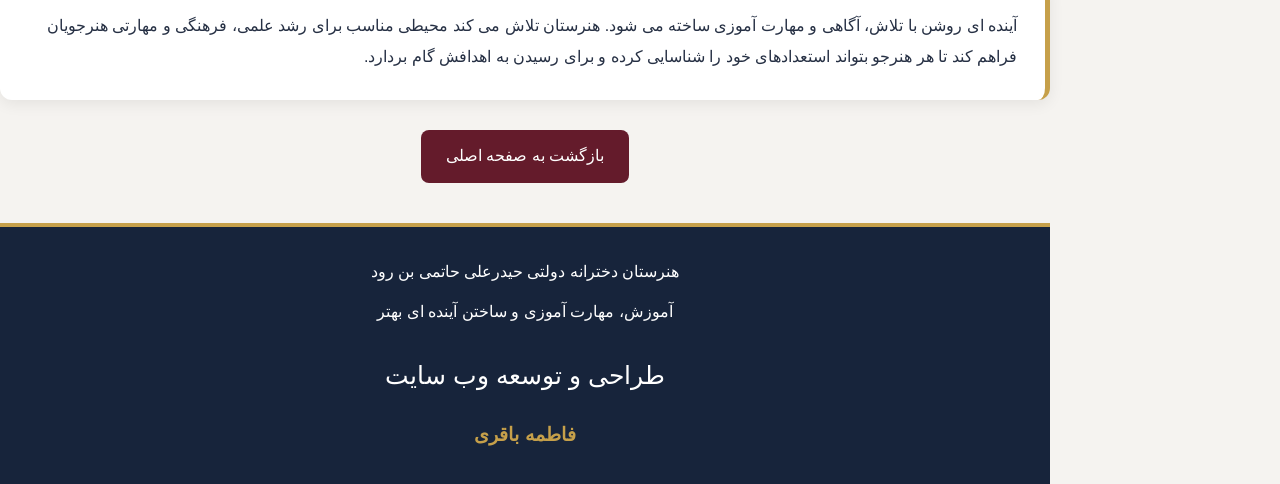
<file: news.html>
<!DOCTYPE html>
<html lang="fa" dir="rtl">
<head>
    <meta charset="UTF-8">
    <meta name="viewport" content="width=device-width, initial-scale=1.0">
    <title>اخبار و اطلاعیه های هنرستان</title>
    <link rel="stylesheet" href="style.css">

    <style>
        .news-grid {
            display: grid;
            grid-template-columns: repeat(2, 1fr);
            gap: 22px;
            margin-top: 25px;
        }

        .news-card {
            background: white;
            padding: 24px;
            border-radius: 12px;
            box-shadow: 0 4px 12px rgba(0,0,0,0.08);
            border-top: 4px solid #C6A04A;
            line-height: 2;
        }

        .news-card h3 {
            color: #641B2B;
            margin-top: 0;
        }

        .news-date {
            color: #777;
            font-size: 13px;
            margin-bottom: 12px;
        }

        .news-card p {
            color: #444;
            text-align: justify;
        }

        .notice-box {
            background: #f5f0e8;
            padding: 25px;
            border-right: 5px solid #C6A04A;
            border-radius: 10px;
            line-height: 2.2;
            margin-top: 20px;
        }

        .news-intro {
            line-height: 2.2;
            text-align: justify;
        }

        @media (max-width: 700px) {
            .news-grid {
                grid-template-columns: 1fr;
            }
        }
    </style>
</head>

<body>

    <header class="header">
        <h1>اخبار و اطلاعیه های هنرستان</h1>
        <p>همراه با تازه ترین مطالب و اطلاع رسانی های آموزشی</p>
    </header>

    <aside class="sidebar">
        <h3>منوی اصلی</h3>
        <a href="index.html">صفحه اصلی</a>
        <a href="moarefi.html">درباره هنرستان</a>
        <a href="reshteh.html">رشته های تحصیلی</a>
        <a href="news.html">اخبار و اطلاعیه ها</a>
        <a href="gallery.html">گالری تصاویر</a>
        <a href="staff.html">کادر آموزشی</a>
        <a href="contact.html">تماس با ما</a>
    </aside>

    <main>

        <section class="hero">
            <h2>اخبار و اطلاعیه های هنرستان</h2>
            <p>
                هنرستان دخترانه دولتی حیدرعلی حاتمی بن رود
                با هدف اطلاع رسانی بهتر به هنرجویان و خانواده ها،
                این بخش را برای انتشار خبرها، اطلاعیه ها و مطالب
                آموزشی در نظر گرفته است.
            </p>
        </section>

        <section class="container">
            <h2 class="section-title">آخرین اخبار</h2>

            <p class="news-intro">
                در این قسمت مطالب مربوط به فعالیت های آموزشی،
                برنامه های فرهنگی، فعالیت های هنری و دستاوردهای
                هنرجویان قرار می گیرد. هدف از این بخش، آگاهی بخشی
                و ایجاد ارتباط بهتر میان هنرستان، هنرجویان و خانواده هاست.
            </p>

            <div class="news-grid">

                <article class="news-card">
                    <h3>اهمیت مهارت آموزی در هنرستان</h3>
                    <div class="news-date">موضوع آموزشی</div>
                    <p>
                        یکی از مهم ترین ویژگی های آموزش های هنرستانی،
                        توجه به یادگیری مهارت های کاربردی در کنار
                        آموزش های نظری است. هنرجویان با انجام فعالیت های
                        عملی و تمرین مهارت های تخصصی می توانند توانایی های
                        خود را تقویت کنند و برای ادامه تحصیل یا ورود
                        به محیط کار آمادگی بیشتری به دست آورند.
                    </p>
                </article>

                <article class="news-card">
                    <h3>نقش خلاقیت در پیشرفت هنرجویان</h3>
                    <div class="news-date">موضوع فرهنگی و هنری</div>
                    <p>
                        خلاقیت یکی از عوامل مهم موفقیت در رشته های
                        فنی و هنری است. هنرجویان با ایده پردازی،
                        انجام پروژه های عملی و ارائه آثار خود
                        می توانند قدرت تفکر، اعتمادبه نفس و توانایی
                        حل مسئله را در خود پرورش دهند.
                    </p>
                </article><article class="news-card">
                    <h3>اهمیت نظم و مسئولیت پذیری</h3>
                    <div class="news-date">موضوع تربیتی</div>
                    <p>
                        رعایت نظم، احترام به دیگران، مسئولیت پذیری
                        و همکاری گروهی از ویژگی هایی هستند که
                        به موفقیت در محیط آموزشی کمک می کنند.
                        توجه به این ارزش ها باعث ایجاد فضایی
                        مناسب برای یادگیری و پیشرفت همه هنرجویان می شود.
                    </p>
                </article>

                <article class="news-card">
                    <h3>آشنایی با فرصت های شغلی رشته ها</h3>
                    <div class="news-date">موضوع مهارتی</div>
                    <p>
                        هر رشته تحصیلی می تواند مسیرهای متفاوتی
                        برای ادامه تحصیل و فعالیت حرفه ای فراهم کند.
                        آشنایی با توانایی های مورد نیاز هر رشته،
                        شناخت علایق و تلاش برای یادگیری مهارت های
                        بیشتر به هنرجویان در انتخاب مسیر آینده کمک می کند.
                    </p>
                </article>

            </div>
        </section>

        <section class="container">
            <h2 class="section-title">اطلاعیه های آموزشی</h2>

            <div class="notice-box">
                <h3>اطلاع رسانی به هنرجویان و خانواده ها</h3>
                <p>
                    هنرجویان گرامی و خانواده های محترم می توانند
                    برای اطلاع از برنامه های آموزشی، زمان بندی کلاس ها،
                    برنامه امتحانات و سایر موضوعات مربوط به هنرستان،
                    اطلاعیه های رسمی مدرسه را دنبال کنند.
                </p>

                <p>
                    برای دریافت اطلاعات دقیق درباره برنامه ها و
                    موضوعات آموزشی، با مسئولان هنرستان تماس بگیرید.
                </p>
            </div>
        </section>

        <section class="container">
            <h2 class="section-title">پیام هنرستان</h2>

            <div class="about-box">
                <p>
                    آینده ای روشن با تلاش، آگاهی و مهارت آموزی ساخته
                    می شود. هنرستان تلاش می کند محیطی مناسب برای
                    رشد علمی، فرهنگی و مهارتی هنرجویان فراهم کند
                    تا هر هنرجو بتواند استعدادهای خود را شناسایی
                    کرده و برای رسیدن به اهدافش گام بردارد.
                </p>
            </div>
        </section>

        <section class="container">
   <div class="container" style="text-align:center; margin:30px auto;">
    <a href="index.html" class="btn">بازگشت به صفحه اصلی </a>
</div>
        </section>

    </main>

    <footer class="footer">
        <p>هنرستان دخترانه دولتی حیدرعلی حاتمی بن رود</p>
        <p>آموزش، مهارت آموزی و ساختن آینده ای بهتر</p>
		<p class="designer">
    <span>طراحی و توسعه وب سایت</span>
    <strong>فاطمه باقری</strong>
    </footer>

</body>
</html>
</file>
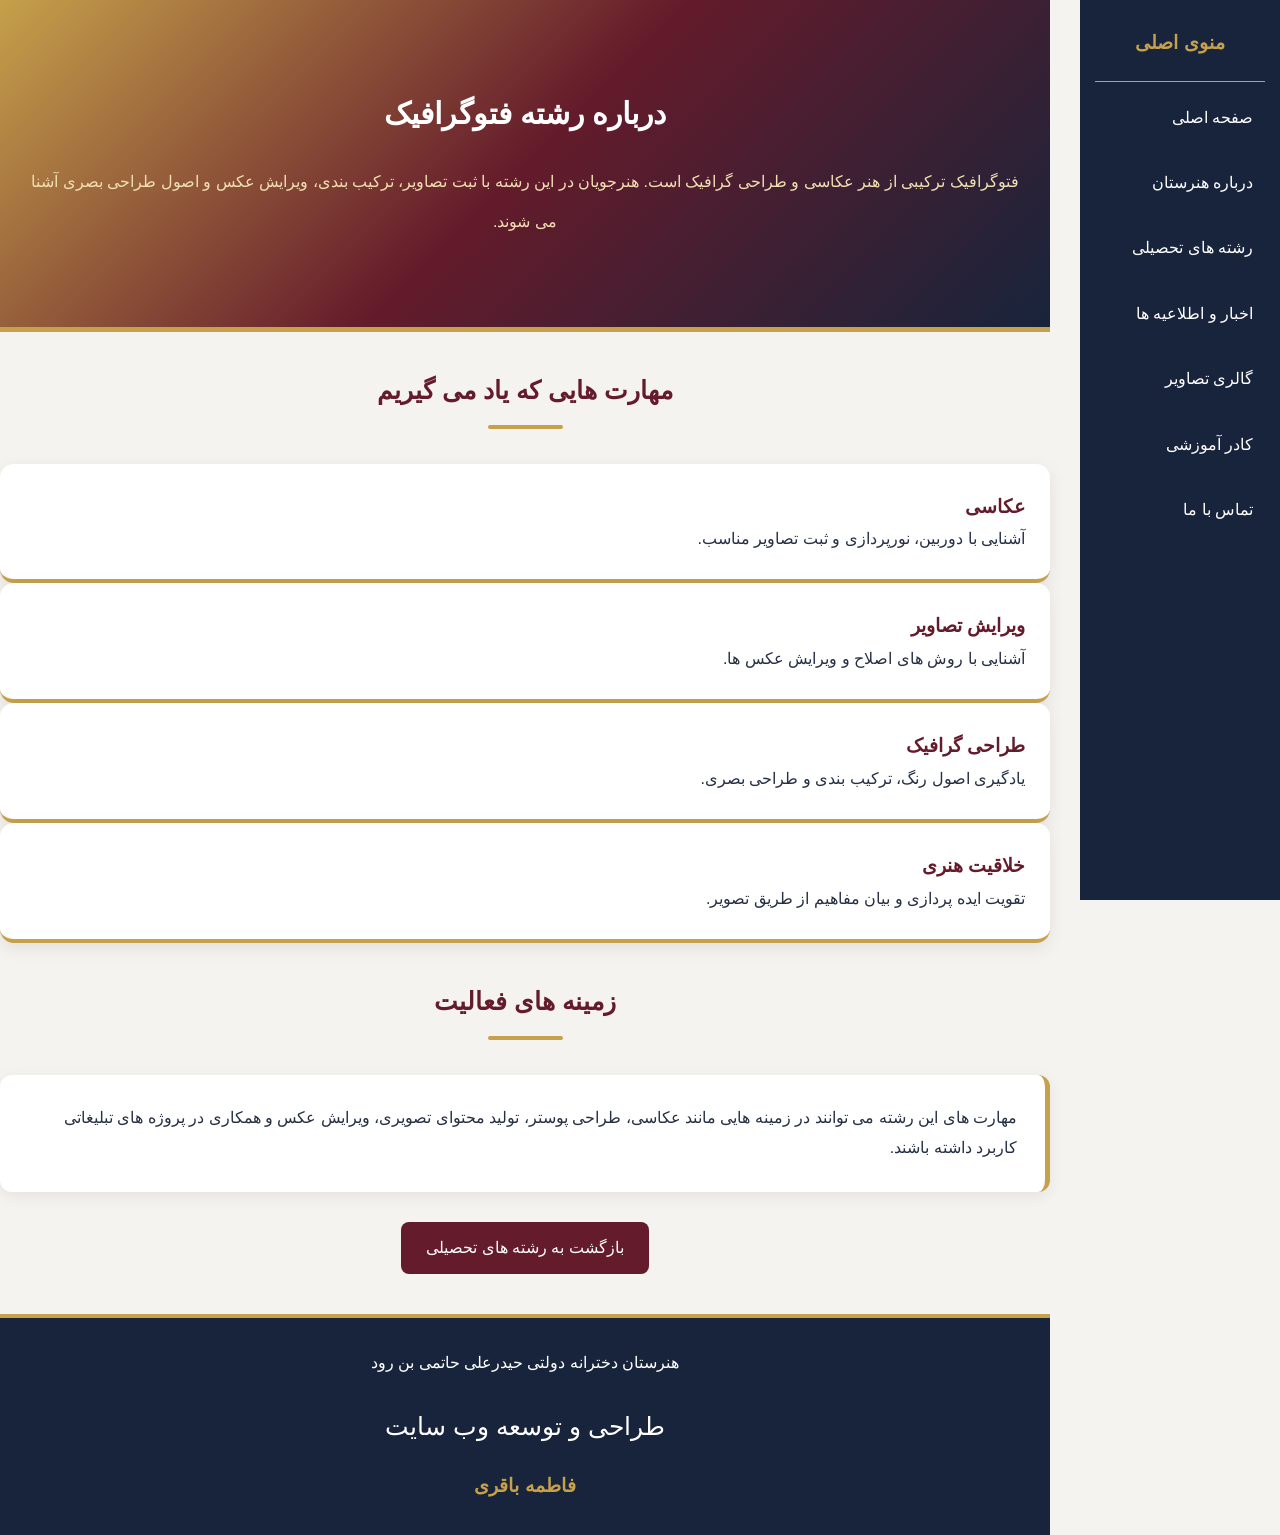
<file: photographic.html>
<!DOCTYPE html>
<html lang="fa" dir="rtl">
<head>
    <meta charset="UTF-8">
    <meta name="viewport" content="width=device-width, initial-scale=1.0">
    <title>رشته فتوگرافیک</title>
    <link rel="stylesheet" href="style.css">
</head>
<body>

    <header class="header">
        <h1>رشته فتوگرافیک</h1>
        <p>آشنایی با هنر تصویر و طراحی گرافیکی</p>
    </header>

    <aside class="sidebar">
        <h3>منوی اصلی</h3>
        <a href="index.html">صفحه اصلی</a>
        <a href="moarefi.html">درباره هنرستان</a>
        <a href="reshteh.html">رشته های تحصیلی</a>
        <a href="news.html">اخبار و اطلاعیه ها</a>
        <a href="gallery.html">گالری تصاویر</a>
        <a href="staff.html">کادر آموزشی</a>
        <a href="contact.html">تماس با ما</a>
    </aside>

    <main>
        <section class="hero">
            <h2>درباره رشته فتوگرافیک</h2>
            <p>
                فتوگرافیک ترکیبی از هنر عکاسی و طراحی گرافیک است.
                هنرجویان در این رشته با ثبت تصاویر، ترکیب بندی،
                ویرایش عکس و اصول طراحی بصری آشنا می شوند.
            </p>
        </section>

        <section class="container">
            <h2 class="section-title">مهارت هایی که یاد می گیریم</h2>

            <div class="course-grid">
                <div class="course-card">
                    <h3>عکاسی</h3>
                    <p>آشنایی با دوربین، نورپردازی و ثبت تصاویر مناسب.</p>
                </div>

                <div class="course-card">
                    <h3>ویرایش تصاویر</h3>
                    <p>آشنایی با روش های اصلاح و ویرایش عکس ها.</p>
                </div>

                <div class="course-card">
                    <h3>طراحی گرافیک</h3>
                    <p>یادگیری اصول رنگ، ترکیب بندی و طراحی بصری.</p>
                </div>

                <div class="course-card">
                    <h3>خلاقیت هنری</h3>
                    <p>تقویت ایده پردازی و بیان مفاهیم از طریق تصویر.</p>
                </div>
            </div>
        </section>

        <section class="container">
            <h2 class="section-title">زمینه های فعالیت</h2>
            <div class="about-box">
                <p>
                    مهارت های این رشته می توانند در زمینه هایی مانند
                    عکاسی، طراحی پوستر، تولید محتوای تصویری،
                    ویرایش عکس و همکاری در پروژه های تبلیغاتی کاربرد داشته باشند.
                </p>
            </div>
        </section>

        <div class="container" style="text-align:center; margin:30px auto;">
			<a href="reshteh.html" class="btn">بازگشت به رشته های تحصیلی</a> </div>
    </main>

    <footer class="footer">
        <p>هنرستان دخترانه دولتی حیدرعلی حاتمی بن رود</p>
		<p class="designer">
    <span>طراحی و توسعه وب سایت</span>
    <strong>فاطمه باقری</strong>
    </footer>

</body>
</html>
</file>
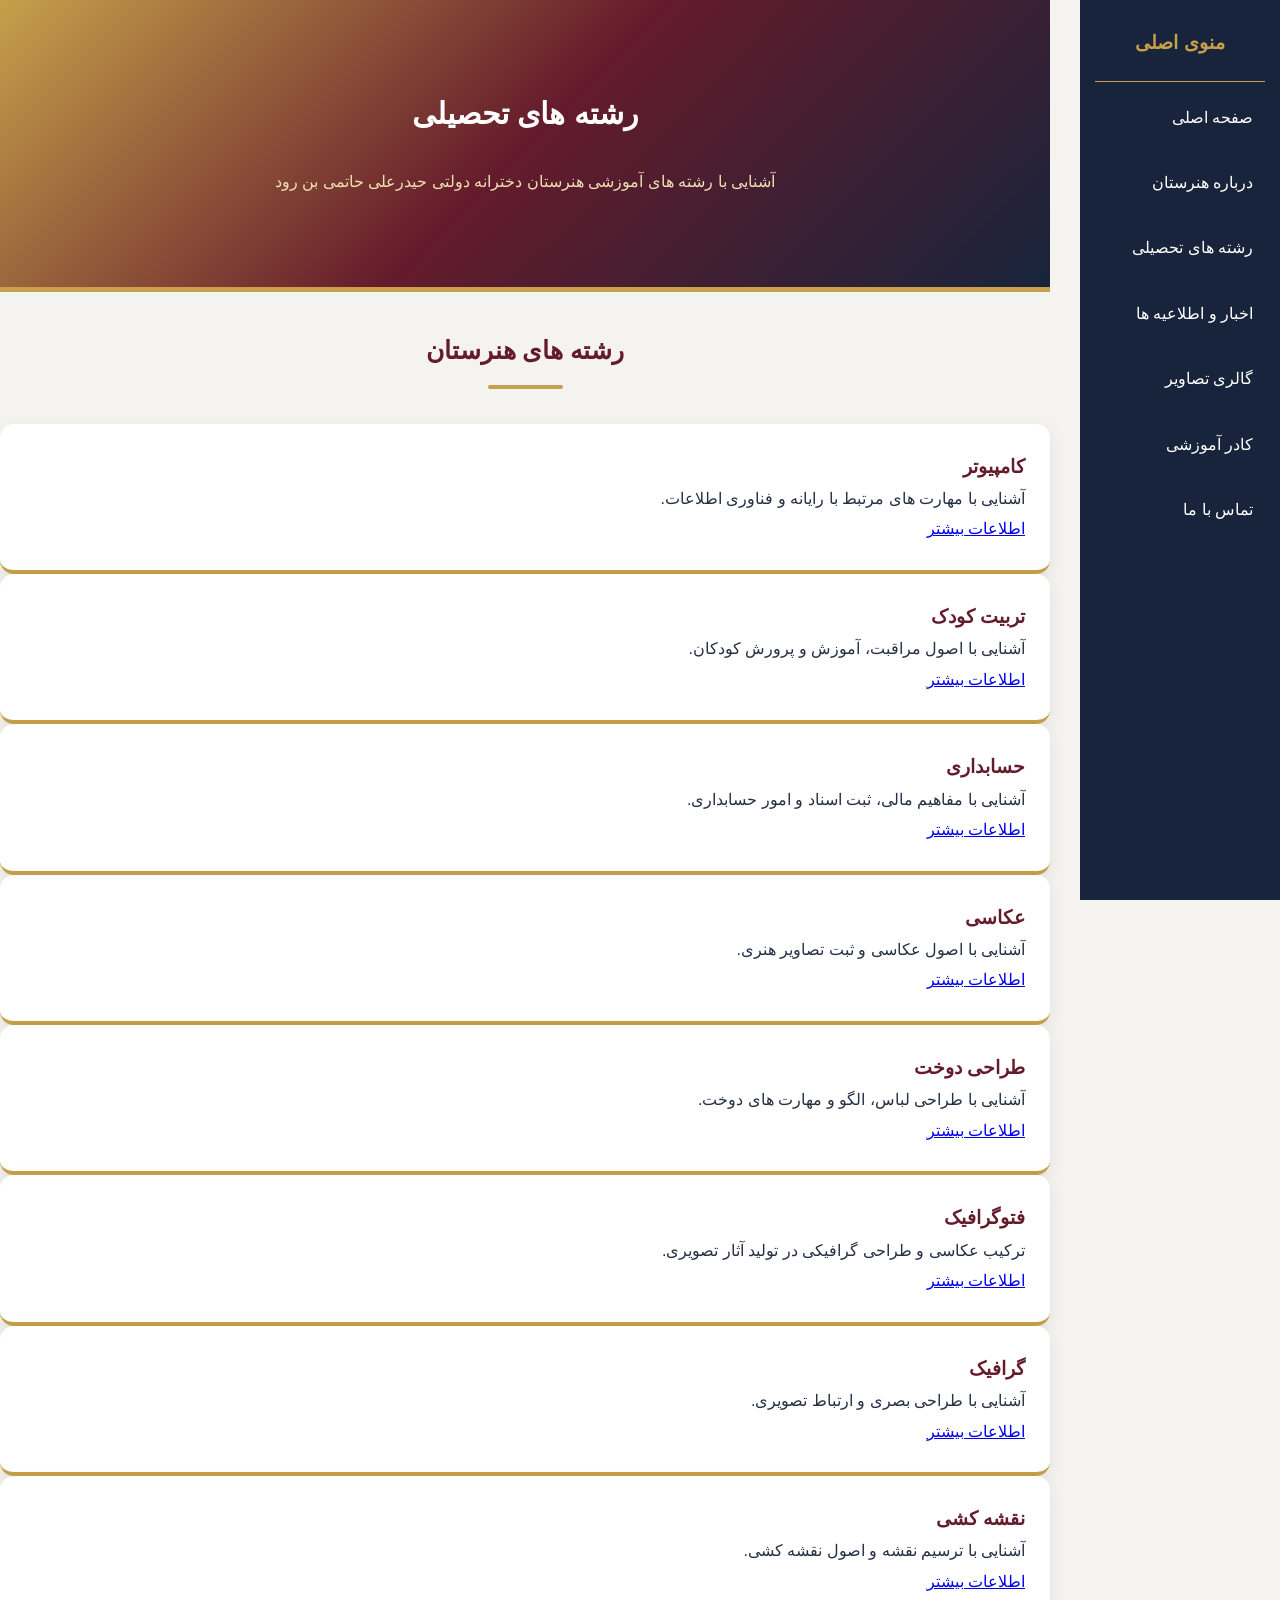
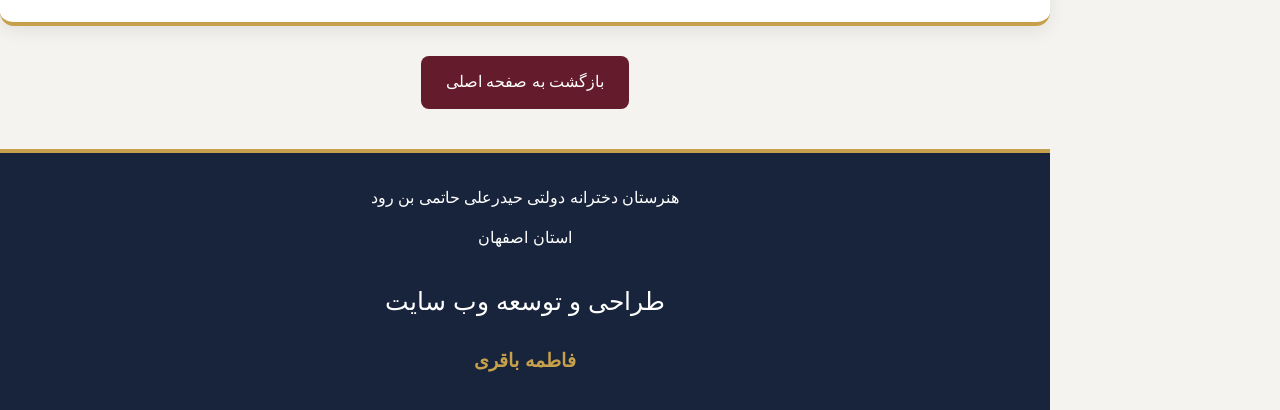
<file: reshteh.html>
<!DOCTYPE html>
<html lang="fa" dir="rtl">
<head>
    <meta charset="UTF-8">
    <meta name="viewport" content="width=device-width, initial-scale=1.0">
    <title>رشته های تحصیلی | هنرستان حیدرعلی حاتمی</title>
    <link rel="stylesheet" href="style.css">
</head>

<body>

<header class="header">
    <div class="container">
        <h1>هنرستان دخترانه دولتی حیدرعلی حاتمی</h1>
        <p>بن رود | استان اصفهان</p>
    </div>
</header>

<aside class="sidebar">
    <h3>منوی اصلی</h3>
    <a href="index.html">صفحه اصلی</a>
    <a href="moarefi.html">درباره هنرستان</a>
    <a href="reshteh.html">رشته های تحصیلی</a>
    <a href="news.html">اخبار و اطلاعیه ها</a>
    <a href="gallery.html">گالری تصاویر</a>
    <a href="staff.html">کادر آموزشی</a>
    <a href="contact.html">تماس با ما</a>
</aside>

<main>

<section class="hero">
    <div class="container">
        <h2>رشته های تحصیلی</h2>
        <p>
            آشنایی با رشته های آموزشی هنرستان دخترانه دولتی
            حیدرعلی حاتمی بن رود
        </p>
    </div>
</section>

<section class="container">
    <h2 class="section-title">رشته های هنرستان</h2>

    <div class="course-grid">

        <div class="course-card">
            <h3>کامپیوتر</h3>
            <p>آشنایی با مهارت های مرتبط با رایانه و فناوری اطلاعات.</p>
            <a href="camputer.html">اطلاعات بیشتر</a>
        </div>

        <div class="course-card">
            <h3>تربیت کودک</h3>
            <p>آشنایی با اصول مراقبت، آموزش و پرورش کودکان.</p>
            <a href="child.html">اطلاعات بیشتر</a>
        </div>

        <div class="course-card">
            <h3>حسابداری</h3>
            <p>آشنایی با مفاهیم مالی، ثبت اسناد و امور حسابداری.</p>
            <a href="hesabdari.html">اطلاعات بیشتر</a>
        </div>

        <div class="course-card">
            <h3>عکاسی</h3>
            <p>آشنایی با اصول عکاسی و ثبت تصاویر هنری.</p>
            <a href="akkasi.html">اطلاعات بیشتر</a>
        </div>

        <div class="course-card">
            <h3>طراحی دوخت</h3>
            <p>آشنایی با طراحی لباس، الگو و مهارت های دوخت.</p>
            <a href="tarahi.html">اطلاعات بیشتر</a>
        </div>

        <div class="course-card">
            <h3>فتوگرافیک</h3>
            <p>ترکیب عکاسی و طراحی گرافیکی در تولید آثار تصویری.</p>
            <a href="photographic.html">اطلاعات بیشتر</a>
        </div>

        <div class="course-card">
            <h3>گرافیک</h3>
            <p>آشنایی با طراحی بصری و ارتباط تصویری.</p>
            <a href="graphic.html">اطلاعات بیشتر</a>
        </div>

        <div class="course-card">
            <h3>نقشه کشی</h3>
            <p>آشنایی با ترسیم نقشه و اصول نقشه کشی.</p>
            <a href="drawing.html">اطلاعات بیشتر</a>
        </div>

    </div>
</section>
	            <section class="container">
   <div class="container" style="text-align:center; margin:30px auto;">
    <a href="index.html" class="btn">بازگشت به صفحه اصلی </a>
</div>
        </section>

</main>

<footer class="footer">
    <div class="container">
        <p>هنرستان دخترانه دولتی حیدرعلی حاتمی بن رود</p>
        <p>استان اصفهان</p>
    </div>
	<p class="designer">
    <span>طراحی و توسعه وب سایت</span>
    <strong>فاطمه باقری</strong>
</footer>

</body>
</html>
</file>
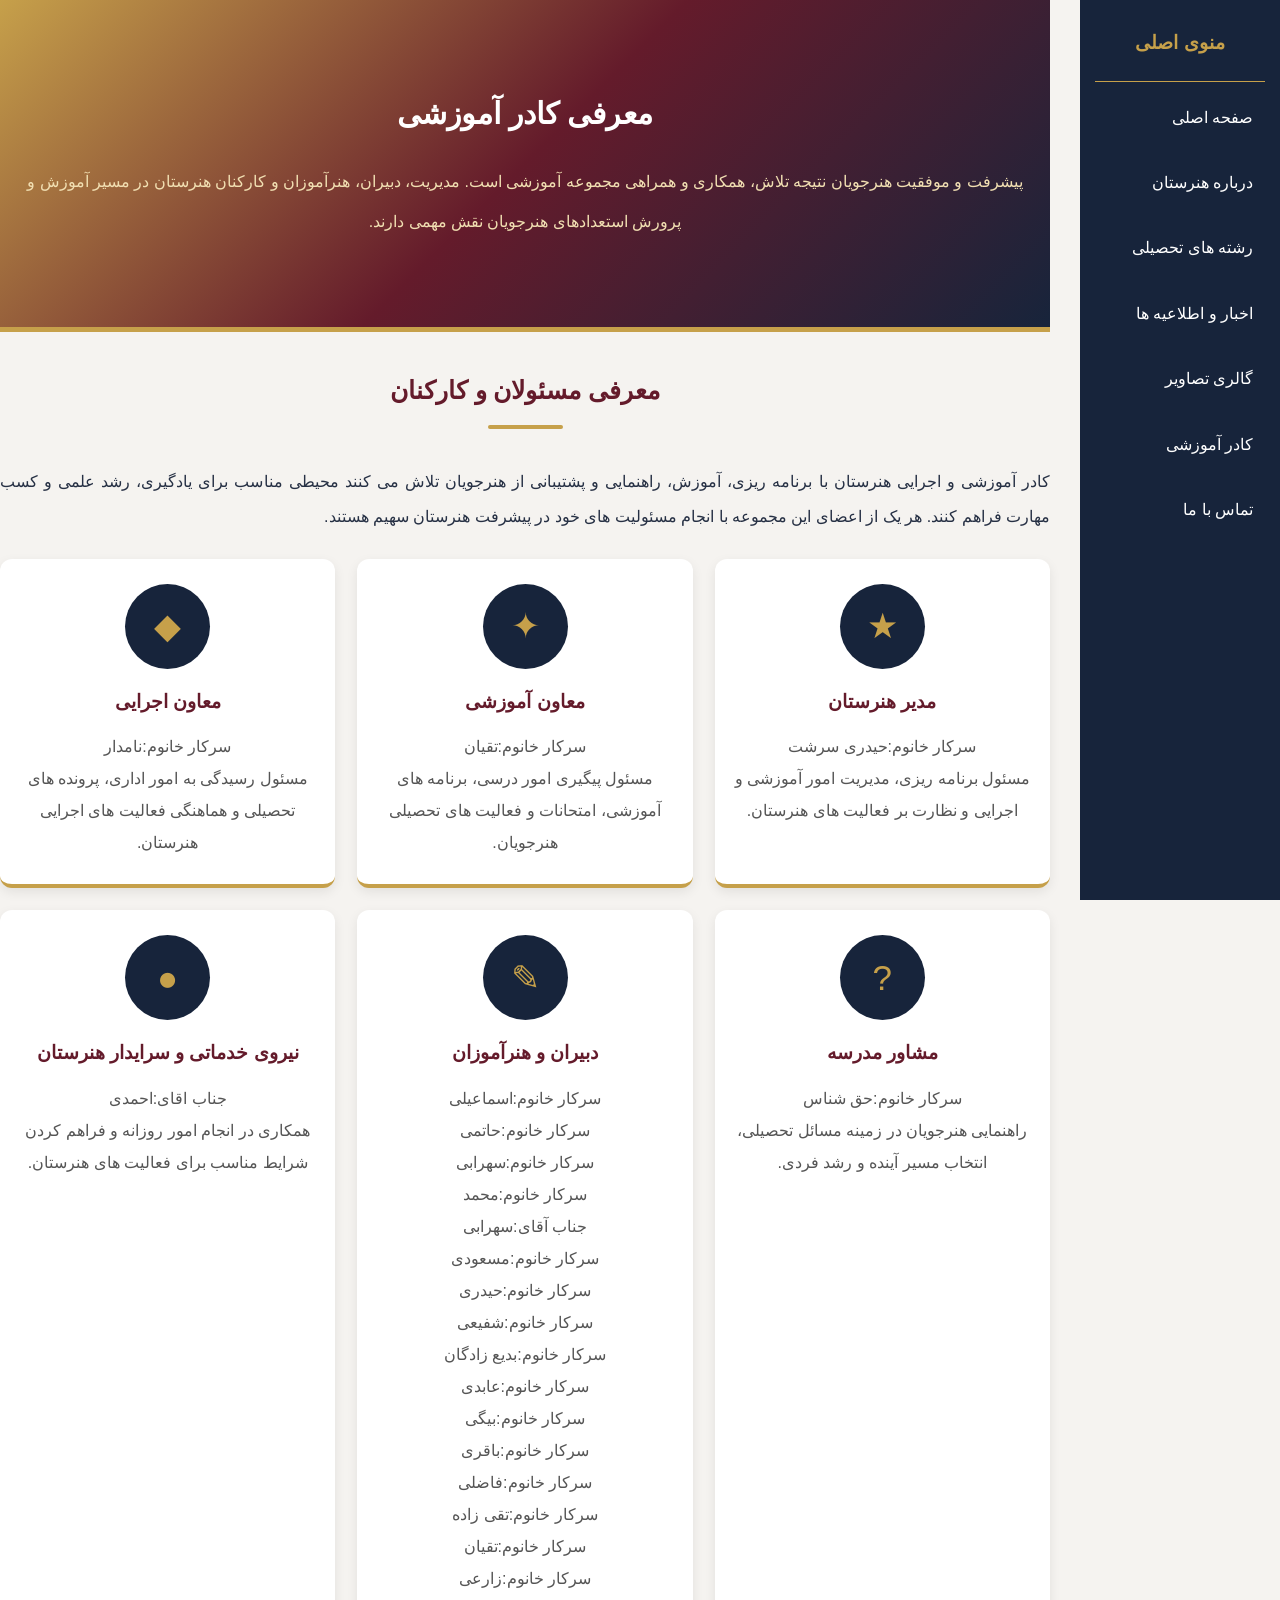
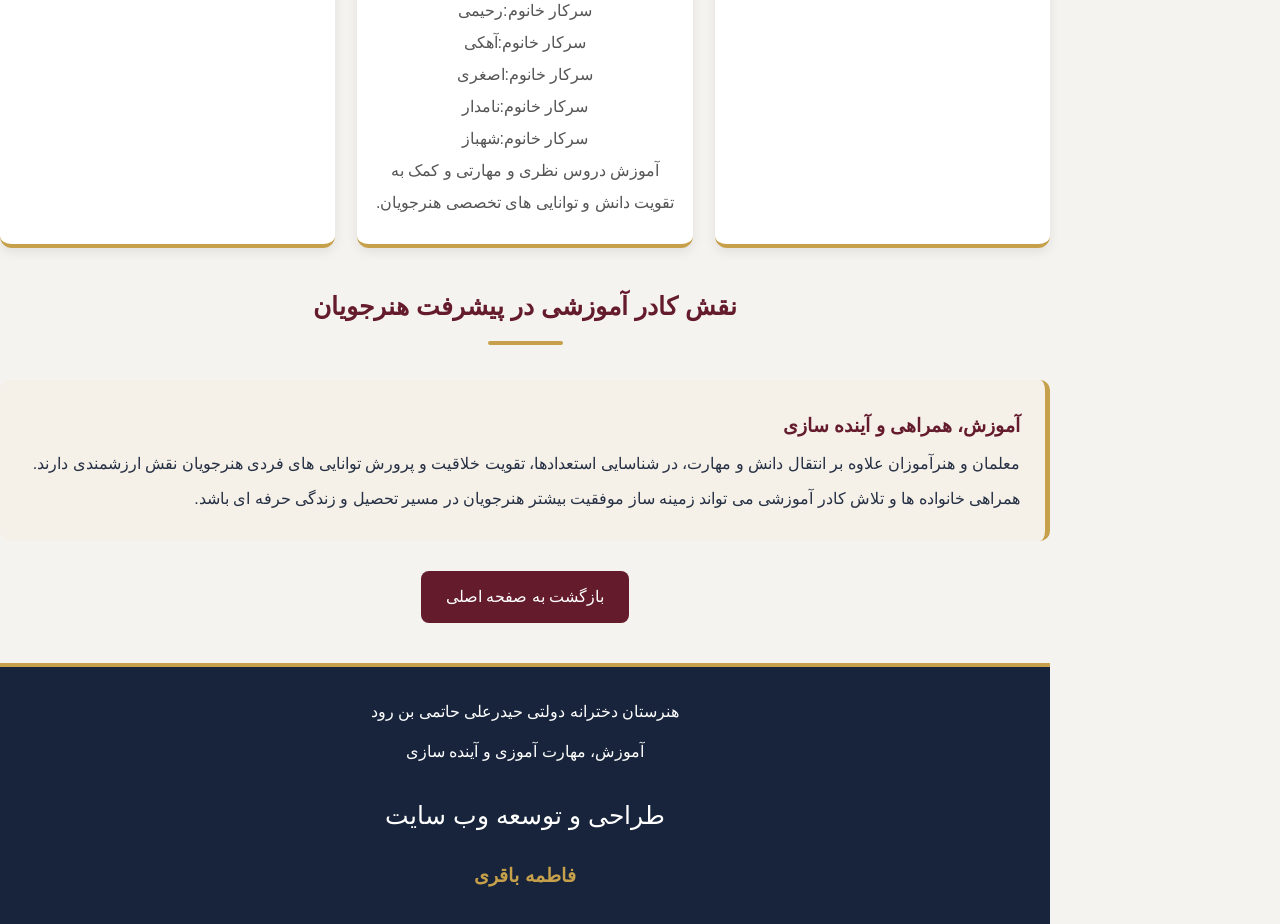
<file: staff.html>
<!DOCTYPE html>
<html lang="fa" dir="rtl">
<head>
    <meta charset="UTF-8">
    <meta name="viewport" content="width=device-width, initial-scale=1.0">
    <title>کادر آموزشی هنرستان</title>
    <link rel="stylesheet" href="style.css">

    <style>
        .staff-intro {
            line-height: 2.2;
            text-align: justify;
        }

        .staff-grid {
            display: grid;
            grid-template-columns: repeat(3, 1fr);
            gap: 22px;
            margin-top: 25px;
        }

        .staff-card {
            background: white;
            padding: 25px 18px;
            text-align: center;
            border-radius: 12px;
            box-shadow: 0 4px 12px rgba(0,0,0,0.08);
            border-bottom: 4px solid #C6A04A;
            transition: 0.3s;
        }

        .staff-card:hover {
            transform: translateY(-5px);
        }

        .staff-icon {
            width: 85px;
            height: 85px;
            margin: 0 auto 15px;
            border-radius: 50%;
            background: #17243B;
            color: #C6A04A;
            display: flex;
            align-items: center;
            justify-content: center;
            font-size: 35px;
        }

        .staff-card h3 {
            color: #641B2B;
            margin-bottom: 12px;
        }

        .staff-card p {
            color: #555;
            line-height: 2;
        }

        .staff-message {
            background: #f5f0e8;
            border-right: 5px solid #C6A04A;
            border-radius: 10px;
            padding: 25px;
            line-height: 2.2;
            margin-top: 25px;
        }

        .staff-message h3 {
            color: #641B2B;
        }

        @media (max-width: 850px) {
            .staff-grid {
                grid-template-columns: repeat(2, 1fr);
            }
        }

        @media (max-width: 550px) {
            .staff-grid {
                grid-template-columns: 1fr;
            }
        }
    </style>
</head>

<body>

    <header class="header">
        <h1>کادر آموزشی و اجرایی هنرستان</h1>
        <p>معرفی عوامل آموزشی و کارکنان هنرستان</p>
    </header>

    <aside class="sidebar">
        <h3>منوی اصلی</h3>
        <a href="index.html">صفحه اصلی</a>
        <a href="moarefi.html">درباره هنرستان</a>
        <a href="reshteh.html">رشته های تحصیلی</a>
        <a href="news.html">اخبار و اطلاعیه ها</a>
        <a href="gallery.html">گالری تصاویر</a>
        <a href="staff.html">کادر آموزشی</a>
        <a href="contact.html">تماس با ما</a>
    </aside>

    <main>

        <section class="hero">
            <h2>معرفی کادر آموزشی</h2>
            <p>
                پیشرفت و موفقیت هنرجویان نتیجه تلاش،
                همکاری و همراهی مجموعه آموزشی است.
                مدیریت، دبیران، هنرآموزان و کارکنان هنرستان
                در مسیر آموزش و پرورش استعدادهای هنرجویان نقش مهمی دارند.
            </p>
        </section>

        <section class="container">

            <h2 class="section-title">معرفی مسئولان و کارکنان</h2>

            <p class="staff-intro">
                کادر آموزشی و اجرایی هنرستان با برنامه ریزی،
                آموزش، راهنمایی و پشتیبانی از هنرجویان تلاش می کنند
                محیطی مناسب برای یادگیری، رشد علمی و کسب مهارت
                فراهم کنند. هر یک از اعضای این مجموعه با انجام
                مسئولیت های خود در پیشرفت هنرستان سهیم هستند.
            </p>

            <div class="staff-grid">

                <div class="staff-card">
                    <div class="staff-icon">★</div>
                    <h3>مدیر هنرستان</h3>
                    <p>سرکار خانوم:حیدری سرشت</p>
                    <p>
                        مسئول برنامه ریزی، مدیریت امور آموزشی
                        و اجرایی و نظارت بر فعالیت های هنرستان.
                    </p>
                </div>
				<div class="staff-card">
                    <div class="staff-icon">✦</div>
                    <h3>معاون آموزشی</h3>
                    <p>سرکار خانوم:تقیان</p>
                    <p>
                        مسئول پیگیری امور درسی، برنامه های آموزشی،
                        امتحانات و فعالیت های تحصیلی هنرجویان.
                    </p>
                </div>

                <div class="staff-card">
                    <div class="staff-icon">◆</div>
                    <h3>معاون اجرایی</h3>
                    <p>سرکار خانوم:نامدار</p>
                    <p>
                        مسئول رسیدگی به امور اداری، پرونده های تحصیلی
                        و هماهنگی فعالیت های اجرایی هنرستان.
                    </p>
                </div>

                <div class="staff-card">
                    <div class="staff-icon">?</div>
                    <h3>مشاور مدرسه</h3>
                    <p>سرکار خانوم:حق شناس</p>
                    <p>
                        راهنمایی هنرجویان در زمینه مسائل تحصیلی،
                        انتخاب مسیر آینده و رشد فردی.
                    </p>
                </div>

                <div class="staff-card">
                    <div class="staff-icon">✎</div>
                    <h3>دبیران و هنرآموزان</h3>
                    <p>سرکار خانوم:اسماعیلی<br>
					سرکار خانوم:حاتمی<br>
					سرکار خانوم:سهرابی<br>
					سرکار خانوم:محمد<br>
					جناب آقای:سهرابی<br>
					سرکار خانوم:مسعودی<br>
					سرکار خانوم:حیدری<br>
					سرکار خانوم:شفیعی<br>
					سرکار خانوم:بدیع زادگان<br>
					سرکار خانوم:عابدی<br>
					سرکار خانوم:بیگی<br>
						سرکار خانوم:باقری<br>
						سرکار خانوم:فاضلی<br>
						سرکار خانوم:تقی زاده<br>
						سرکار خانوم:تقیان<br>
						سرکار خانوم:زارعی<br>
						سرکار خانوم:رحیمی<br>
						سرکار خانوم:آهکی<br>
						سرکار خانوم:اصغری<br>
						سرکار خانوم:نامدار<br>
						سرکار خانوم:شهباز<br>
						
					</p>
                    <p>
                        آموزش دروس نظری و مهارتی و کمک به
                        تقویت دانش و توانایی های تخصصی هنرجویان.
                    </p>
                </div>

                <div class="staff-card">
                    <div class="staff-icon">●</div>
                    <h3>نیروی خدماتی و سرایدار هنرستان</h3>
                    <p>جناب اقای:احمدی</p>
                    <p>
                        همکاری در انجام امور روزانه و فراهم کردن
                        شرایط مناسب برای فعالیت های هنرستان.
                    </p>
                </div>

            </div>
        </section>

        <section class="container">
            <h2 class="section-title">نقش کادر آموزشی در پیشرفت هنرجویان</h2>

            <div class="staff-message">
                <h3>آموزش، همراهی و آینده سازی</h3>
                <p>
                    معلمان و هنرآموزان علاوه بر انتقال دانش و مهارت،
                    در شناسایی استعدادها، تقویت خلاقیت و پرورش
                    توانایی های فردی هنرجویان نقش ارزشمندی دارند.
                    همراهی خانواده ها و تلاش کادر آموزشی می تواند
                    زمینه ساز موفقیت بیشتر هنرجویان در مسیر تحصیل
                    و زندگی حرفه ای باشد.
                </p>
            </div>
        </section>

    <section class="container">
   <div class="container" style="text-align:center; margin:30px auto;">
    <a href="index.html" class="btn">بازگشت به صفحه اصلی </a>
</div>
        </section>

    </main>

    <footer class="footer">
        <p>هنرستان دخترانه دولتی حیدرعلی حاتمی بن رود</p>
        <p>آموزش، مهارت آموزی و آینده سازی</p>
		<p class="designer">
    <span>طراحی و توسعه وب سایت</span>
    <strong>فاطمه باقری</strong>
    </footer>

</body>
</html>
</file>
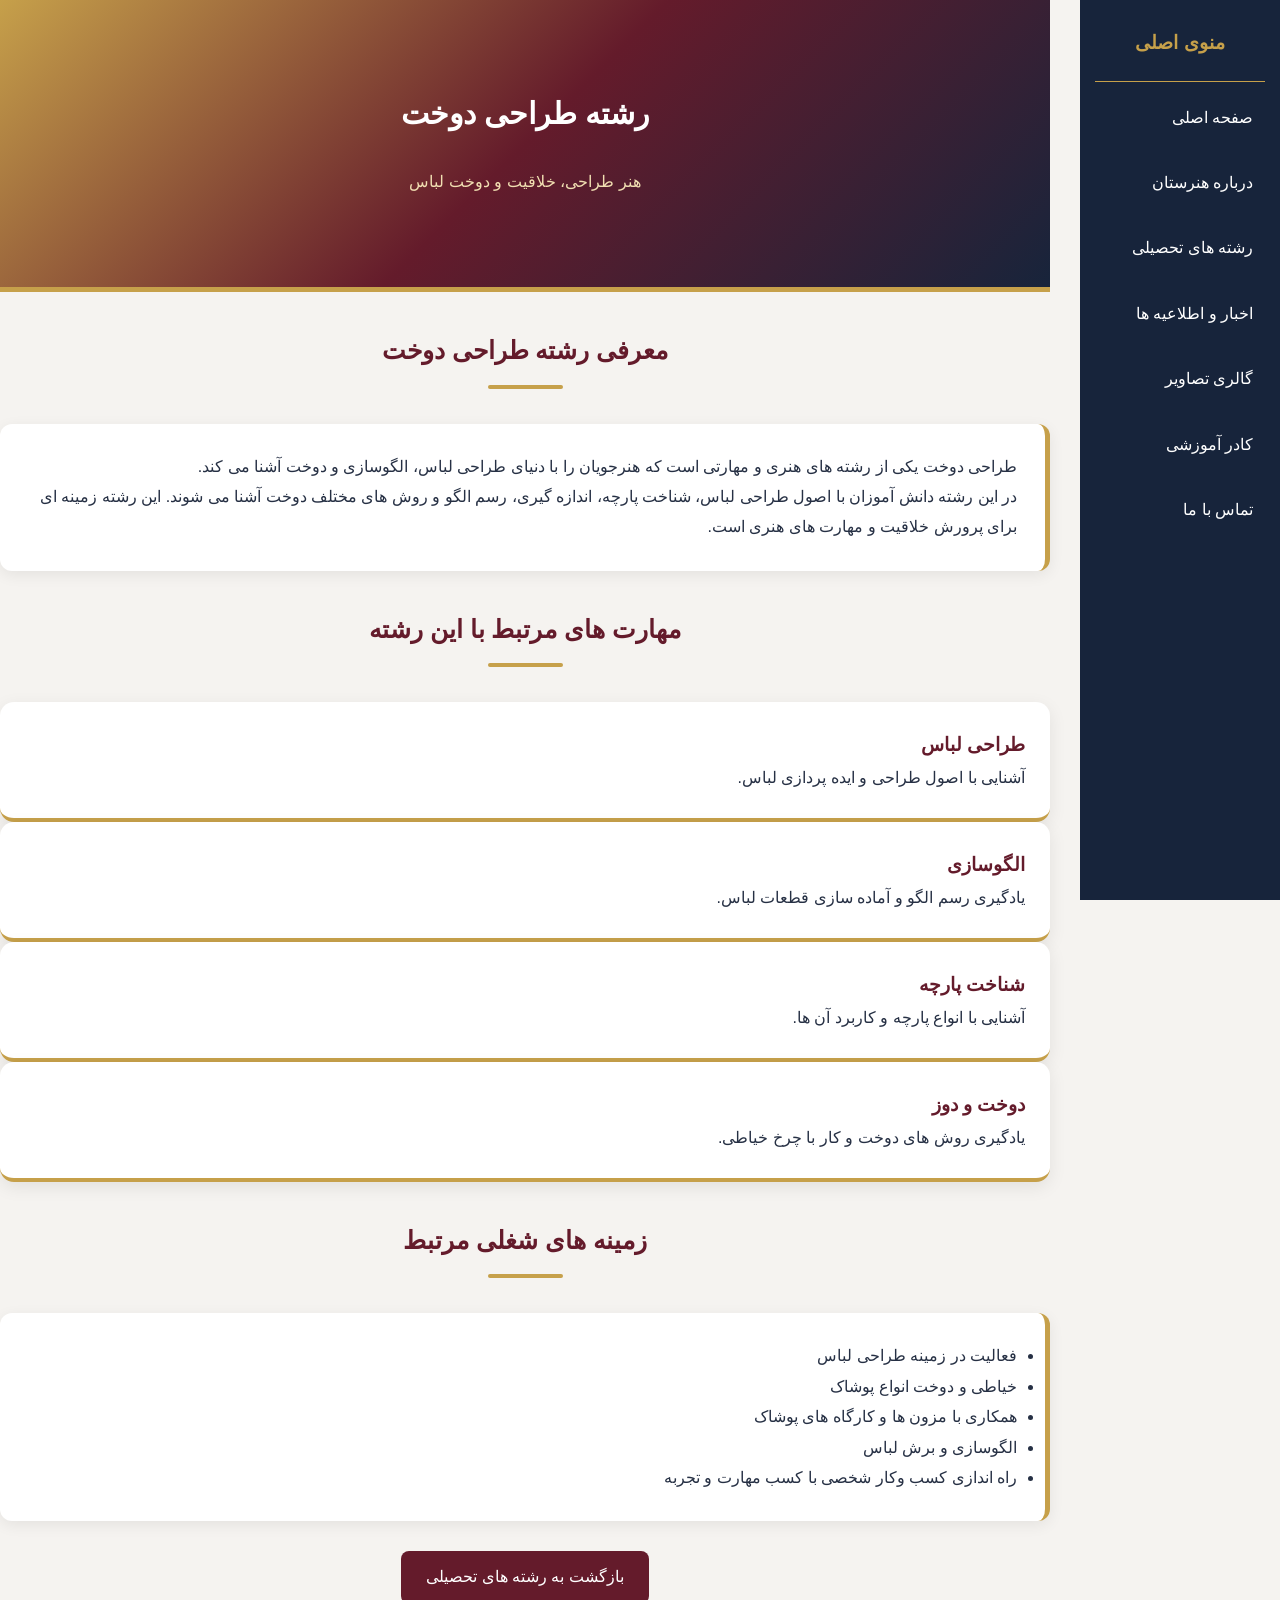
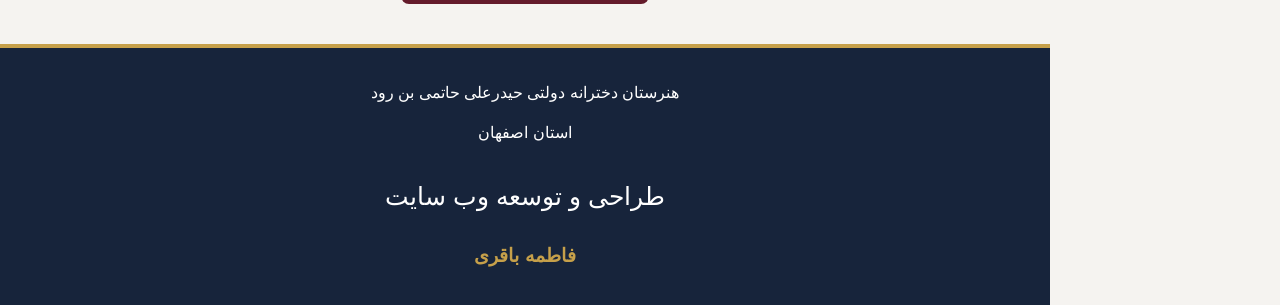
<file: tarahi.html>
<!DOCTYPE html>
<html lang="fa" dir="rtl">
<head>
    <meta charset="UTF-8">
    <meta name="viewport" content="width=device-width, initial-scale=1.0">
    <title>رشته طراحی دوخت | هنرستان حیدرعلی حاتمی</title>
    <link rel="stylesheet" href="style.css">
</head>

<body>

<header class="header">
    <div class="container">
        <h1>هنرستان دخترانه دولتی حیدرعلی حاتمی</h1>
        <p>بن رود | استان اصفهان</p>
    </div>
</header>

<aside class="sidebar">
    <h3>منوی اصلی</h3>
    <a href="index.html">صفحه اصلی</a>
    <a href="moarefi.html">درباره هنرستان</a>
    <a href="reshteh.html">رشته های تحصیلی</a>
    <a href="news.html">اخبار و اطلاعیه ها</a>
    <a href="gallery.html">گالری تصاویر</a>
    <a href="staff.html">کادر آموزشی</a>
    <a href="contact.html">تماس با ما</a>
</aside>

<main>

<section class="hero">
    <div class="container">
        <h2>رشته طراحی دوخت</h2>
        <p>هنر طراحی، خلاقیت و دوخت لباس</p>
    </div>
</section>

<section class="container">
    <h2 class="section-title">معرفی رشته طراحی دوخت</h2>

    <div class="about-box">
        <p>
            طراحی دوخت یکی از رشته های هنری و مهارتی است که
            هنرجویان را با دنیای طراحی لباس، الگوسازی و دوخت آشنا می کند.
        </p>

        <p>
            در این رشته دانش آموزان با اصول طراحی لباس، شناخت پارچه،
            اندازه گیری، رسم الگو و روش های مختلف دوخت آشنا می شوند.
            این رشته زمینه ای برای پرورش خلاقیت و مهارت های هنری است.
        </p>
    </div>
</section>

<section class="container">
    <h2 class="section-title">مهارت های مرتبط با این رشته</h2>

    <div class="course-grid">

        <div class="course-card">
            <h3>طراحی لباس</h3>
            <p>آشنایی با اصول طراحی و ایده پردازی لباس.</p>
        </div>

        <div class="course-card">
            <h3>الگوسازی</h3>
            <p>یادگیری رسم الگو و آماده سازی قطعات لباس.</p>
        </div>

        <div class="course-card">
            <h3>شناخت پارچه</h3>
            <p>آشنایی با انواع پارچه و کاربرد آن ها.</p>
        </div>

        <div class="course-card">
            <h3>دوخت و دوز</h3>
            <p>یادگیری روش های دوخت و کار با چرخ خیاطی.</p>
        </div>

    </div>
</section>

<section class="container">
    <h2 class="section-title">زمینه های شغلی مرتبط</h2>

    <div class="about-box">
        <ul>
            <li>فعالیت در زمینه طراحی لباس</li>
            <li>خیاطی و دوخت انواع پوشاک</li>
            <li>همکاری با مزون ها و کارگاه های پوشاک</li>
            <li>الگوسازی و برش لباس</li>
            <li>راه اندازی کسب وکار شخصی با کسب مهارت و تجربه</li>
        </ul>
    </div>
</section>

<div class="container" style="text-align:center; margin:30px auto;">
    <a href="reshteh.html" class="btn">بازگشت به رشته های تحصیلی</a>
</div>

</main>

<footer class="footer">
    <div class="container">
        <p>هنرستان دخترانه دولتی حیدرعلی حاتمی بن رود</p>
        <p>استان اصفهان</p>
    </div>
	<p class="designer">
    <span>طراحی و توسعه وب سایت</span>
    <strong>فاطمه باقری</strong>
</footer>

</body>
</html>
</file>
<file: style.css>
@charset "utf-8";
* {
    box-sizing: border-box;
    margin: 0;
    padding: 0;
}

body {
    direction: rtl;
    font-family: Tahoma, sans-serif;
    background: #f5f3ef;
    color: #17243B;
}

header {
    background: #641B2B;
    color: white;
    text-align: center;
    padding: 30px 15px;
    border-bottom: 5px solid #C6A04A;
}

header h1 {
    font-size: 27px;
    margin-bottom: 12px;
}

header p {
    color: #E8D5A5;
}

nav {
    background: #17243B;
    display: flex;
    justify-content: center;
    flex-wrap: wrap;
    padding: 16px;
    gap: 25px;
}

nav a {
    color: white;
    text-decoration: none;
    font-size: 14px;
    transition: 0.3s;
}

nav a:hover {
    color: #C6A04A;
}

.hero {
    background: linear-gradient(135deg,#C6A04A,#641B2B,#17243B);
    color: white;
    text-align: center;
    padding: 85px 20px;
    border-bottom: 5px solid #C6A04A;
}

.hero h2 {
    font-size: 30px;
    margin-bottom: 20px;
}

.hero p {
    line-height: 2.5;
    color: #F1DFB2;
}

.hero a {
    display: inline-block;
    background: #C6A04A;
    color: #17243B;
    text-decoration: none;
    padding: 13px 28px;
    margin-top: 25px;
    border-radius: 6px;
    font-weight: bold;
}

.section-title {
    text-align: center;
    color: #641B2B;
    margin: 45px 0 25px;
}

.courses {
    display: grid;
    grid-template-columns: repeat(4, 1fr);
    gap: 20px;
    padding: 20px 5%;
}

.course {
    background: white;
    border: 1px solid #C6A04A;
    border-radius: 10px;
    text-align: center;
    padding: 30px 10px;
    transition: 0.3s;
}

.course:hover {
    transform: translateY(-5px);
    box-shadow: 0 5px 15px #00000020;
}

.course h3 {
    color: #641B2B;
    margin-bottom: 15px;
}

.course a {
    color: #17243B;
    text-decoration: none;
    font-size: 13px;
}

.about {
    background: white;
    margin: 40px 5%;
    padding: 30px;
    border-right: 5px solid #C6A04A;
    line-height: 2.5;
}

.news {
    margin: 40px 5%;
    background: white;
    padding: 25px;
    border-radius: 8px;
    line-height: 2.5;
}

footer {
    background: #17243B;
    color: white;
    text-align: center;
    padding: 30px;
    line-height: 2.5;
    border-top: 4px solid #C6A04A;
}

@media (max-width: 750px) {
    .courses {
        grid-template-columns: repeat(2, 1fr);
    }

    .hero h2 {
        font-size: 22px;
    }
}

@media (max-width: 450px) {
    .courses {
        grid-template-columns: 1fr;
    }
}
/* منوی کناری سمت راست */

.sidebar {
    position: fixed;
    top: 0;
    right: 0;
    width: 200px;
    height: 100vh;
    background-color: #17243B;
    padding: 25px 15px;
    box-sizing: border-box;
    z-index: 1000;
    overflow-y: auto;
}

.sidebar h3 {
    color: #C6A04A;
    text-align: center;
    padding-bottom: 20px;
    border-bottom: 1px solid #C6A04A;
}

.sidebar a {
    display: block;
    color: white;
    text-decoration: none;
    padding: 14px 12px;
    margin: 7px 0;
    border-radius: 6px;
    transition: 0.3s;
}

.sidebar a:hover {
    background-color: #641B2B;
    color: #C6A04A;
}

/* جابه جایی محتوای سایت */

body {
    margin-right: 230px;
}

/* نمایش بهتر در موبایل */

@media (max-width: 768px) {
    .sidebar {
        width: 180px;
    }

    body {
        margin-right: 180px;
    }
}
/* تنظیمات کلی سایت */
* {
    box-sizing: border-box;
}

html {
    scroll-behavior: smooth;
}

body {
    font-family: Tahoma, Arial, sans-serif;
    background: #f5f3f0;
    color: #263044;
    line-height: 1.9;
}

/* هدر حرفه ای */
.header {
    background: linear-gradient(135deg, #17243B, #641B2B);
    color: white;
    padding: 55px 25px;
    text-align: center;
    border-bottom: 5px solid #C6A04A;
    box-shadow: 0 5px 20px rgba(0,0,0,0.15);
}

.header h1 {
    color: #C6A04A;
    font-size: 30px;
    margin-bottom: 10px;
}

/* عنوان بخش ها */
.section-title {
    color: #641B2B;
    text-align: center;
    font-size: 25px;
    margin: 35px 0;
}

.section-title::after {
    content: "";
    display: block;
    width: 75px;
    height: 4px;
    background: #C6A04A;
    margin: 10px auto;
    border-radius: 10px;
}

/* کارت های حرفه ای */
.course-card {
    background: white;
    border-radius: 14px;
    padding: 25px;
    box-shadow: 0 5px 18px rgba(0,0,0,0.08);
    border-bottom: 4px solid #C6A04A;
    transition: 0.3s ease;
}

.course-card:hover {
    transform: translateY(-8px);
    box-shadow: 0 12px 25px rgba(0,0,0,0.15);
}

.course-card h3 {
    color: #641B2B;
}

/* دکمه ها */
.btn {
    display: inline-block;
    background: #641B2B;
    color: white;
    padding: 11px 25px;
    border-radius: 8px;
    text-decoration: none;
    transition: 0.3s;
}

.btn:hover {
    background: #C6A04A;
    color: #17243B;
    transform: translateY(-3px);
}

/* کادرهای معرفی */
.about-box {
    background: white;
    padding: 28px;
    border-radius: 12px;
    border-right: 5px solid #C6A04A;
    box-shadow: 0 4px 15px rgba(0,0,0,0.07);
    margin: 25px 0;
}

/* تصاویر */
img {
    max-width: 100%;
    height: auto;
    border-radius: 10px;
}

/* پاورقی */
.footer {
    background: #17243B;
    color: white;
    text-align: center;
    padding: 25px;
    margin-top: 40px;
    border-top: 4px solid #C6A04A;
}.footer .designer {
    text-align: center;
    margin-top: 12px;
    font-size: 16px;
}

.footer .designer span {
    color: white;
    display: block;
	font-size: 25px;
}

.footer .designer strong {
    color: #C6A04A;
    display: block;
    font-size: 19px;
    margin-top: 5px;
}
/* اصلاح جایگاه بنر در تمام صفحات */

.header {
    display: block !important;
    width: 100%;
    height: auto !important;
    min-height: 0 !important;
    margin: 0 !important;
    padding: 0 !important;
    background: none !important;
    border: none !important;
    box-shadow: none !important;
    line-height: 0;
}

.header h1,
.header p {
    display: none !important;
}

.header .site-banner {
    display: block;
    width: 100%;
    height: auto;
    max-width: 100%;
    margin: 0;
    padding: 0;
    border-radius: 0;
}
.welcome-section {
    background: #F5F3F0;
    text-align: center;
    padding: 55px 20px;
    margin: 25px;
    border-radius: 14px;
}

.welcome-section h2 {
    color: #641B2B;
    font-size: 27px;
    margin-bottom: 12px;
}

.welcome-line {
    width: 75px;
    height: 4px;
    background: #C6A04A;
    margin: 15px auto 25px;
    border-radius: 10px;
}

.welcome-section p {
    color: #17243B;
    font-size: 23px;
    font-weight: bold;
    line-height: 2.2;
    margin: 20px auto;
    max-width: 950px;
}

.welcome-btn {
    display: inline-block;
    margin-top: 15px;
    padding: 10px 25px;
    background: #641B2B;
    color: white;
    text-decoration: none;
    border-radius: 7px;
    transition: 0.3s;
}

.welcome-btn:hover {
    background: #C6A04A;
    color: #17243B;
}
/* اصلاح کامل نمایش سایت در موبایل */

@media screen and (max-width: 768px) {

    body {
        margin-right: 0 !important;
        width: 100%;
        overflow-x: hidden;
        display: flex;
        flex-direction: column;
    }

    /* بنر در بالای صفحه */
    .header {
        order: -1;
        width: 100%;
    }

    .header .site-banner {
        width: 100%;
        height: auto;
    }

    /* تبدیل منوی کناری به منوی افقی */
    .sidebar {
        position: relative !important;
        top: auto;
        right: auto;
        width: 100% !important;
        height: auto !important;
        padding: 12px 8px !important;
        display: flex;
        flex-wrap: wrap;
        justify-content: center;
        overflow: visible;
    }

    .sidebar h3 {
        width: 100%;
        margin: 5px 0;
        padding-bottom: 10px;
    }

    .sidebar a {
        display: inline-block;
        padding: 9px 12px;
        margin: 3px;
        font-size: 13px;
    }

    /* بخش اصلی سایت */
    .welcome-section {
        margin: 12px;
        padding: 30px 12px;
    }

    .welcome-section h2 {
        font-size: 22px;
    }

    .welcome-section p {
        font-size: 16px;
        line-height: 2;
    }

    .container,
    .contact-container {
        width: 100%;
        max-width: 100%;
        padding: 12px;
        margin: 0 auto;
    }

    .course-grid {
        grid-template-columns: 1fr;
    }

    .footer {
        width: 100%;
    }
}
</file>
